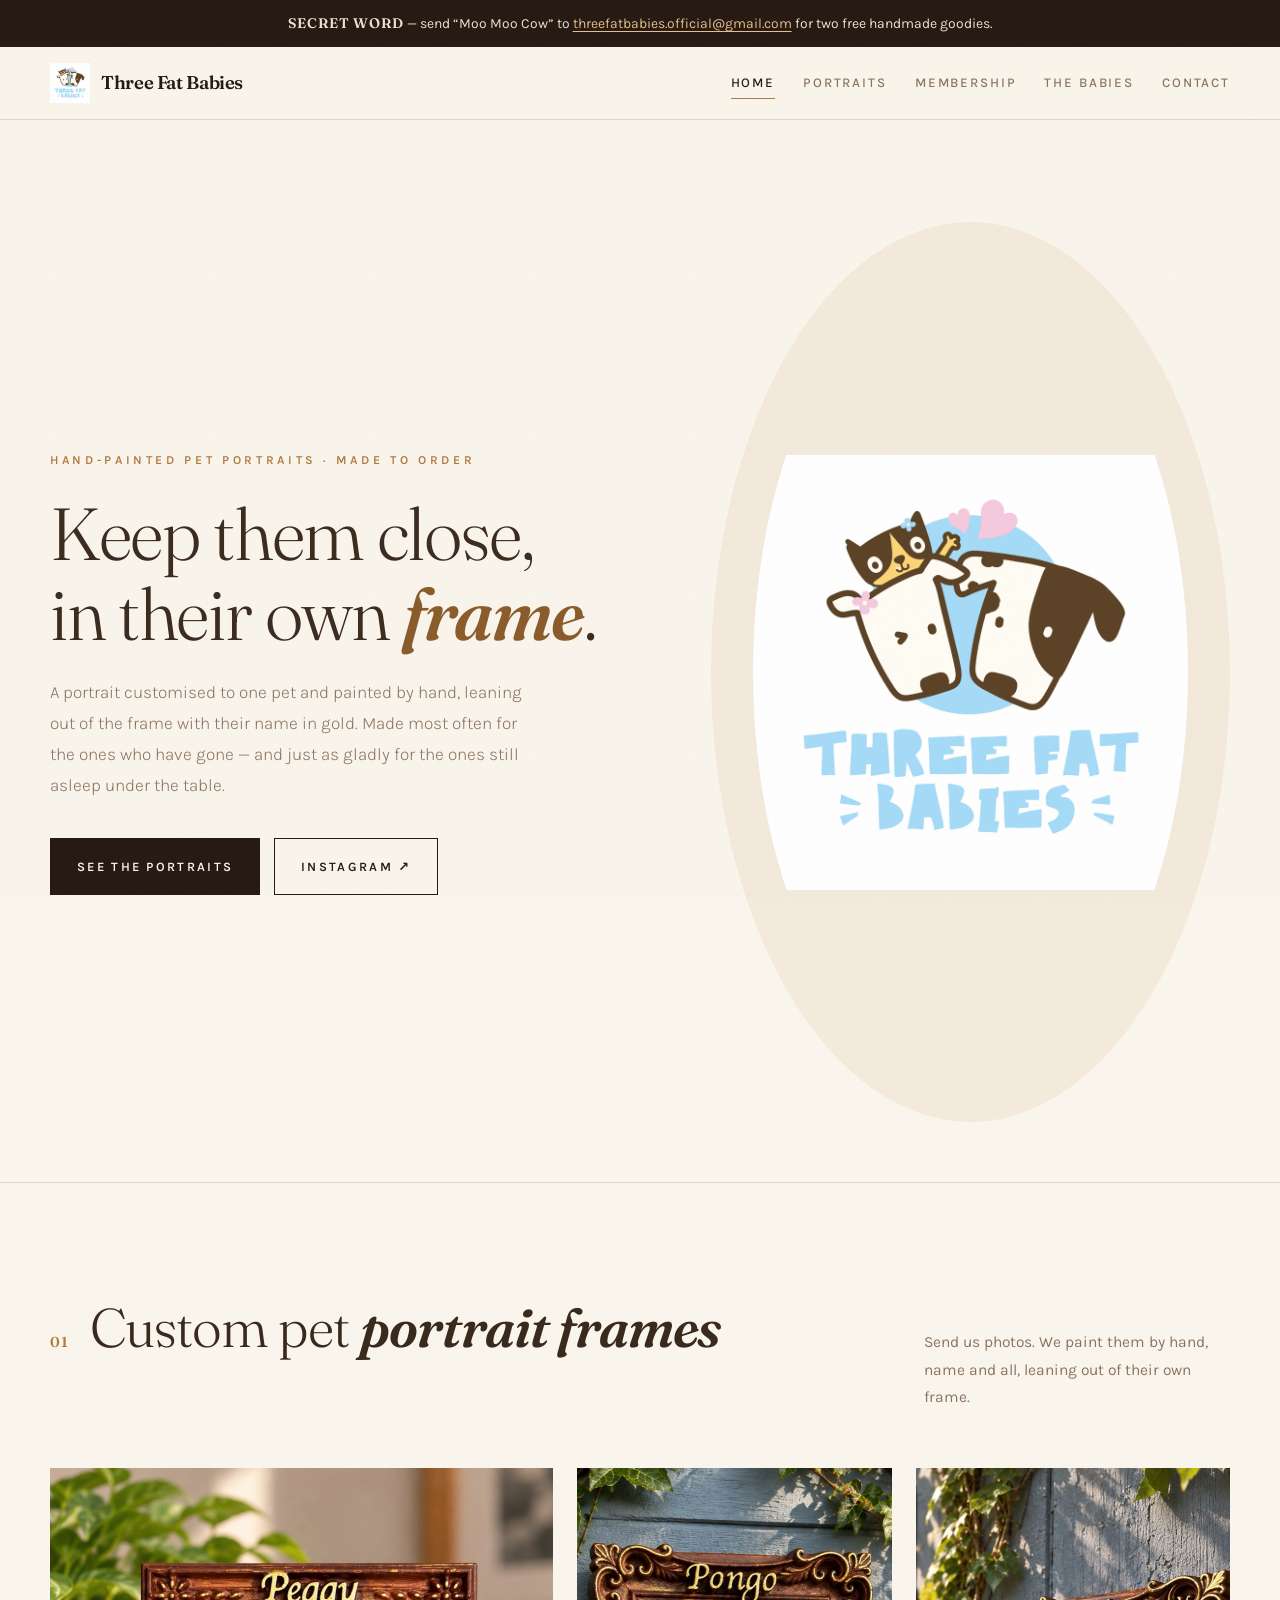
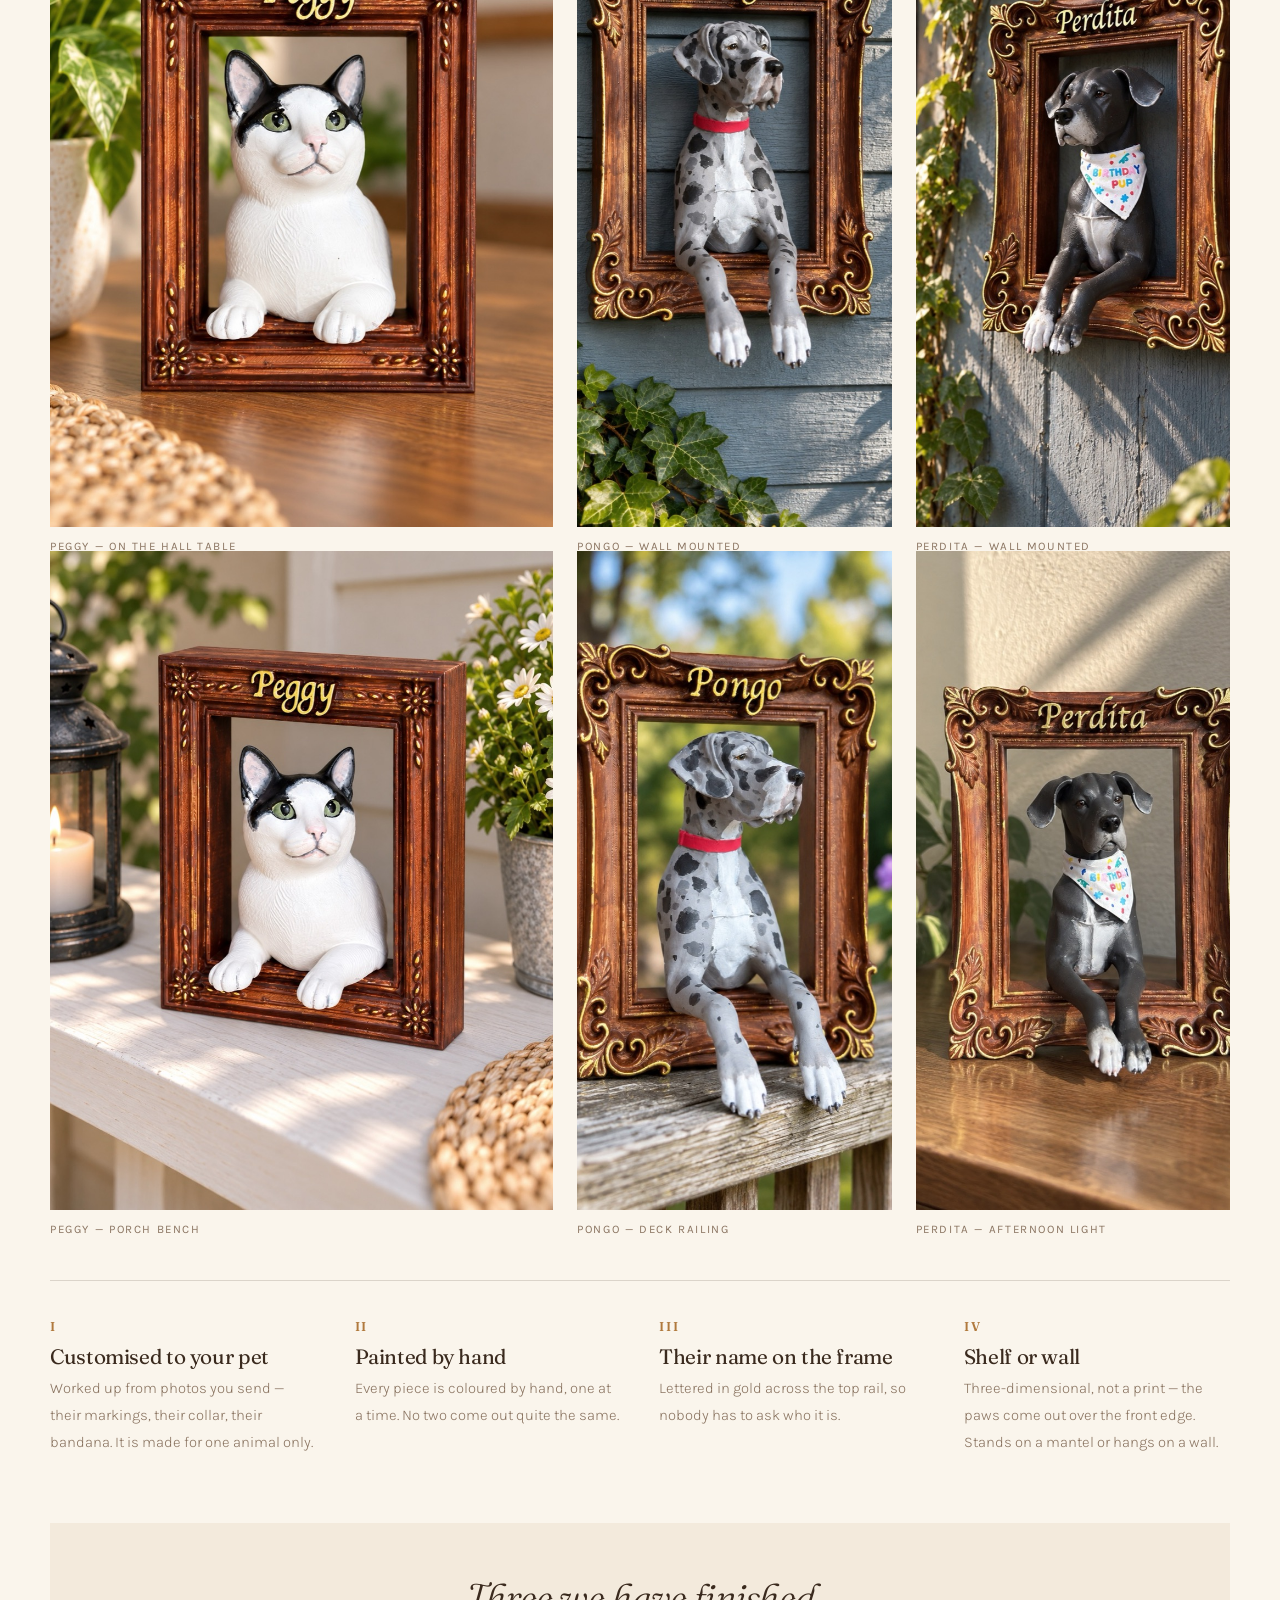
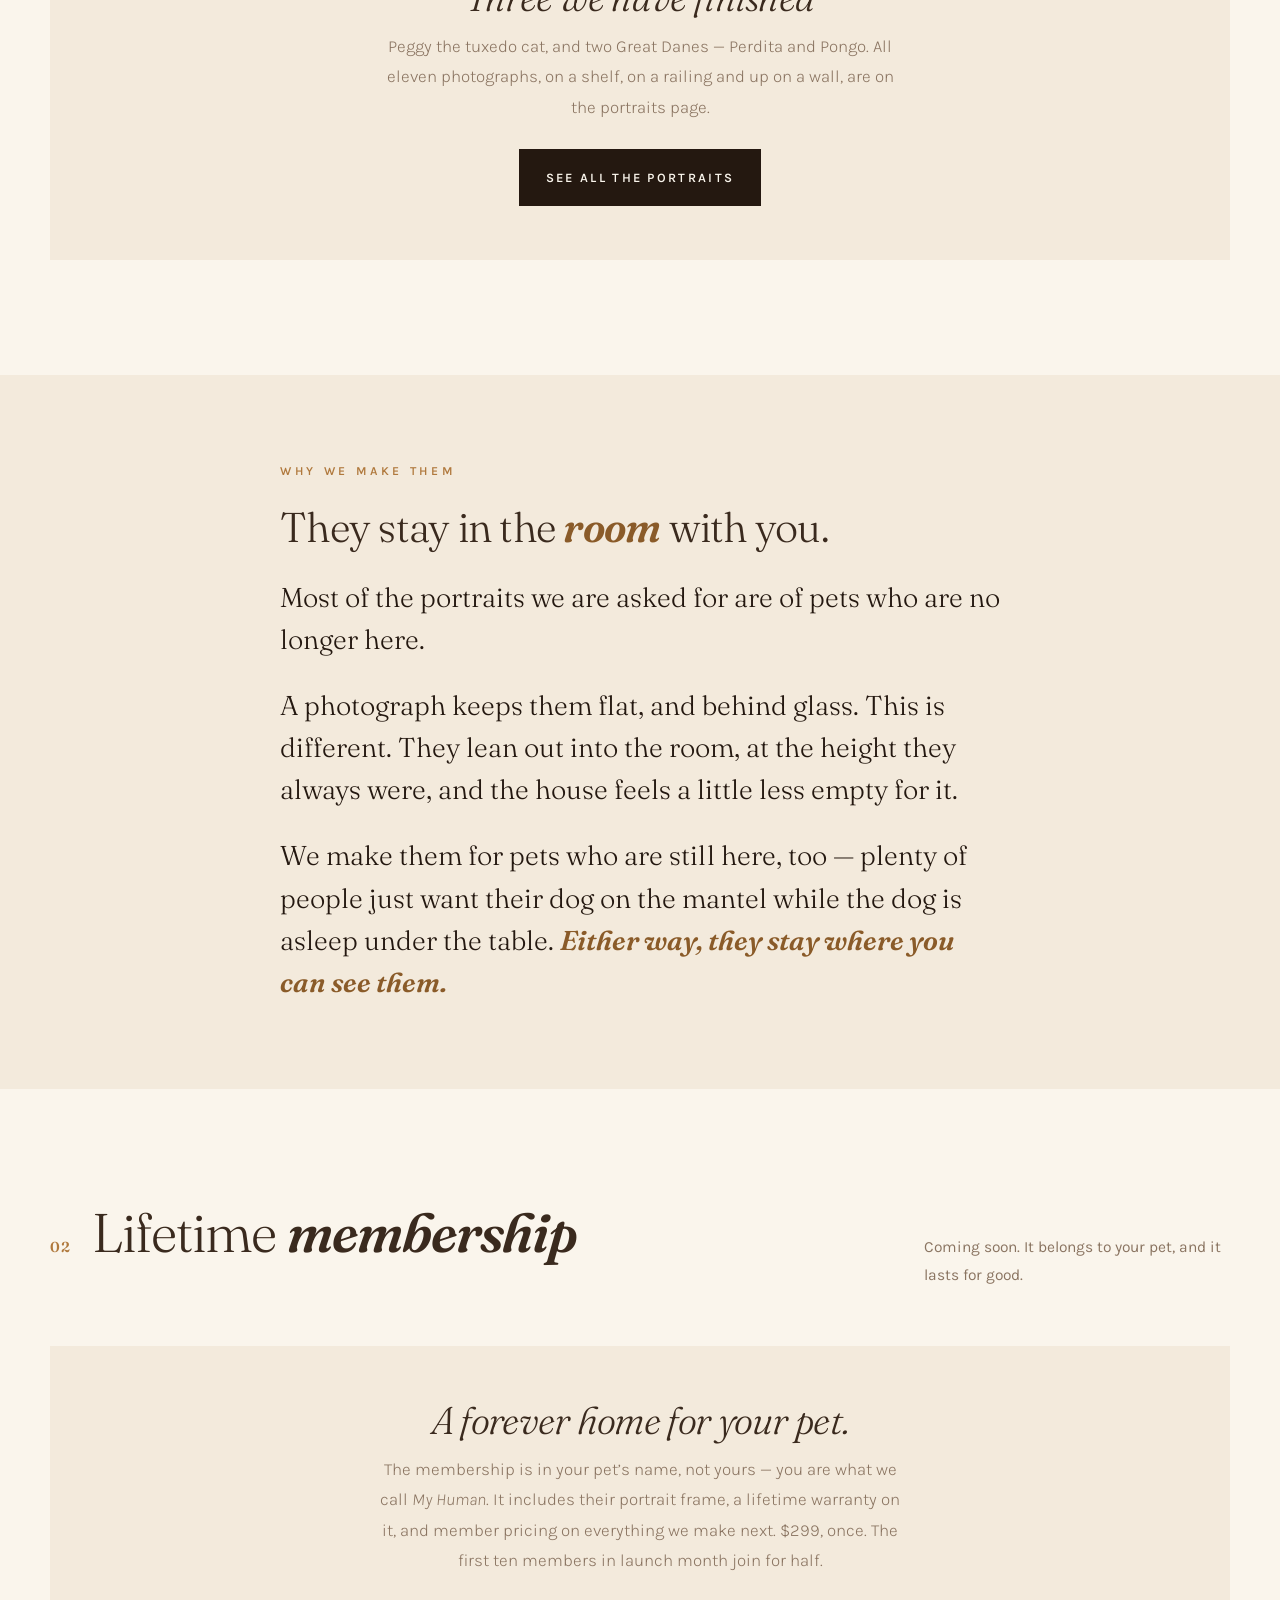
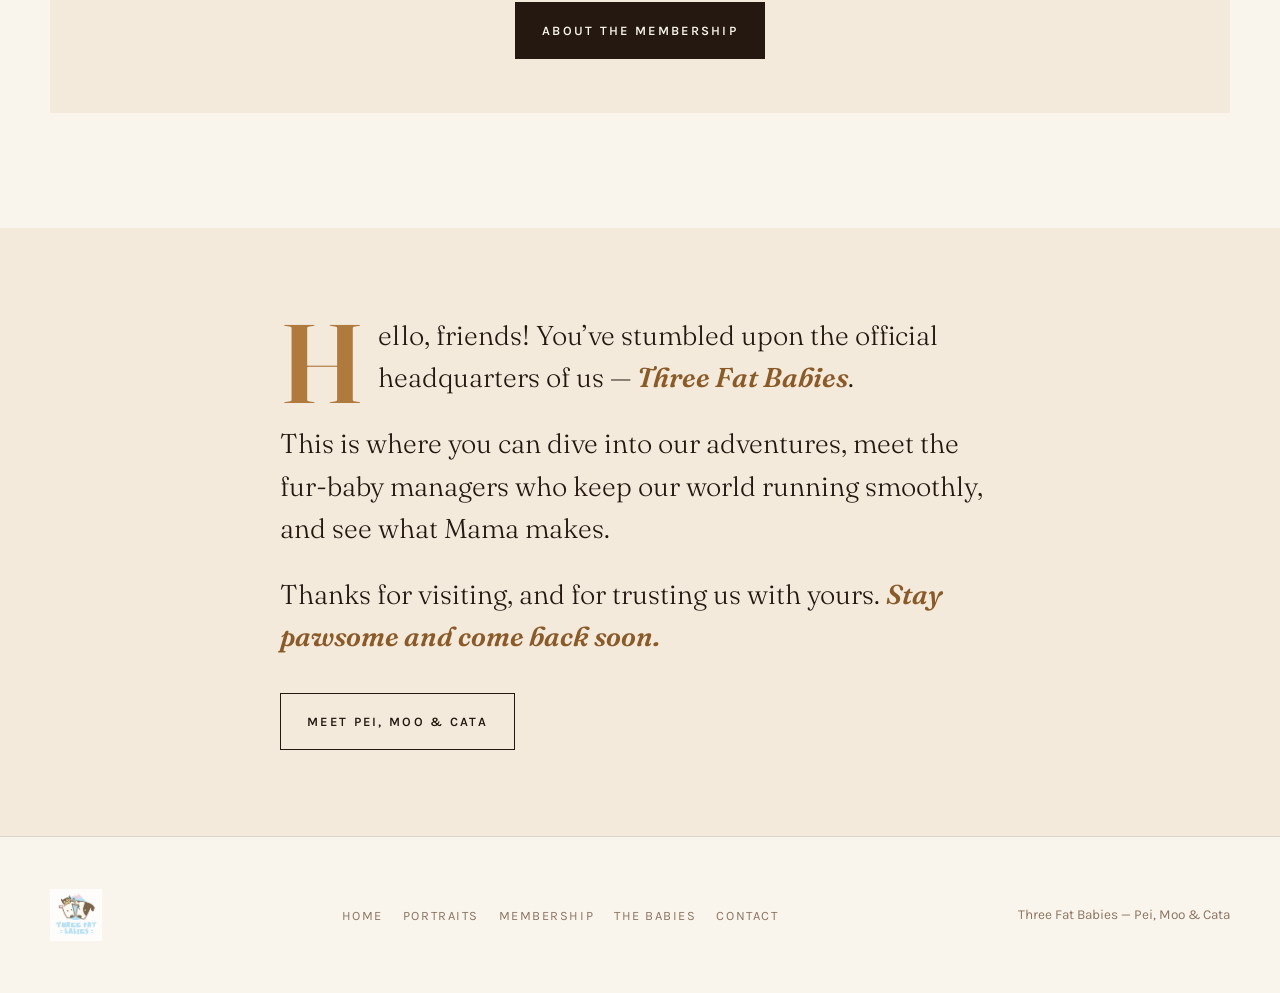
<file: index.html>
<!DOCTYPE html>
<html lang="en">
<head>
<meta charset="utf-8">
<meta name="viewport" content="width=device-width, initial-scale=1">
<title>Three Fat Babies — Custom Pet Portrait Frames</title>
<meta name="description" content="Hand-painted pet portraits that lean out of their own frame. Made in memory, and for the pets still curled up beside you.">
<link rel="icon" href="assets/logo.png">
<link rel="preconnect" href="https://fonts.googleapis.com">
<link rel="preconnect" href="https://fonts.gstatic.com" crossorigin>
<link href="https://fonts.googleapis.com/css2?family=Fraunces:ital,opsz,wght@0,9..144,300;0,9..144,400;0,9..144,600;1,9..144,400&family=Karla:wght@300;400;500;600&display=swap" rel="stylesheet">
<link rel="stylesheet" href="assets/site.css">
</head>
<body>
<a class="skip" href="#main">Skip to content</a>

<div class="ribbon">
  <b>SECRET WORD</b> — send &ldquo;Moo Moo Cow&rdquo; to
  <a href="mailto:threefatbabies.official@gmail.com?subject=Moo%20Moo%20Cow">threefatbabies.official@gmail.com</a> for two free handmade goodies.
</div>

<header class="top">
  <div class="wrap top-in">
    <a class="brand" href="index.html"><img src="assets/logo.png" alt=""><span>Three Fat Babies</span></a>
    <nav class="links" id="links"><a href="index.html" aria-current="page">Home</a><a href="portraits/index.html">Portraits</a><a href="membership/index.html">Membership</a><a href="babies/index.html">The Babies</a><a href="contact/index.html">Contact</a></nav>
    <button class="burger" id="burger" aria-label="Menu" aria-expanded="false" aria-controls="links">Menu</button>
  </div>
</header>

<main id="main">
<section class="phero wrap">
  <div class="hero-grid">
    <div>
      <div class="kicker">Hand-painted pet portraits &middot; Made to order</div>
      <h1>Keep them close,<br>in their own <em>frame</em>.</h1>
      <p class="lede">A portrait customised to one pet and painted by hand, leaning out of the frame
      with their name in gold. Made most often for the ones who have gone &mdash; and just as gladly
      for the ones still asleep under the table.</p>
      <div class="btn-row">
        <a class="btn solid" href="portraits/index.html">See the portraits</a>
        <a class="btn" href="https://www.instagram.com/three_fat_babies?igsh=MTF0MXd1N2U2MjNmYw%3D%3D&utm_source=qr" target="_blank" rel="noopener">Instagram &#8599;</a>
      </div>
    </div>
    <div class="hero-img">
      <img src="assets/logo.png" alt="Three Fat Babies logo: two cow-spotted dogs and a cat" width="900" height="900">
    </div>
  </div>
</section>

<hr class="rule">

<section class="wrap" id="frames">
  <div class="sec-head rv">
    <span class="sec-num">01</span>
    <h2>Custom pet <em>portrait frames</em></h2>
    <p>Send us photos. We paint them by hand, name and all, leaning out of their own frame.</p>
  </div>

  <div class="work-grid w3 rv">
    <figure class=""><a href="assets/peggy-table.jpg" target="_blank" rel="noopener"><img src="assets/peggy-table.jpg" alt="Peggy's portrait frame on a wooden table: a black-and-white cat leaning out of an ornate frame with her name in gold"></a><figcaption class="plate">Peggy — on the hall table</figcaption></figure>
    <figure class=""><a href="assets/pongo-wall.jpg" target="_blank" rel="noopener"><img src="assets/pongo-wall.jpg" alt="Pongo's portrait frame mounted on blue-grey siding with ivy: a grey and black spotted Great Dane with a red collar"></a><figcaption class="plate">Pongo — wall mounted</figcaption></figure>
    <figure class=""><a href="assets/perdita-wall.jpg" target="_blank" rel="noopener"><img src="assets/perdita-wall.jpg" alt="Perdita's portrait frame mounted on grey boards under a lantern: a black Great Dane in a Birthday Pup bandana"></a><figcaption class="plate">Perdita — wall mounted</figcaption></figure>
  </div>
  <div class="work-grid w3 rv" style="margin-top:clamp(14px,2.2vw,24px)">
    <figure class=""><a href="assets/peggy-porch.jpg" target="_blank" rel="noopener"><img src="assets/peggy-porch.jpg" alt="Peggy's frame on a porch bench beside a lantern and daisies" loading="lazy"></a><figcaption class="plate">Peggy — porch bench</figcaption></figure>
    <figure class=""><a href="assets/pongo-railing.jpg" target="_blank" rel="noopener"><img src="assets/pongo-railing.jpg" alt="Pongo's frame on a deck railing with hydrangeas blooming behind" loading="lazy"></a><figcaption class="plate">Pongo — deck railing</figcaption></figure>
    <figure class=""><a href="assets/perdita-table.jpg" target="_blank" rel="noopener"><img src="assets/perdita-table.jpg" alt="Perdita's frame indoors on a wooden table in afternoon sunlight beside a houseplant" loading="lazy"></a><figcaption class="plate">Perdita — afternoon light</figcaption></figure>
  </div>

  <div class="specs">
    <div class="spec rv"><div class="n">I</div><h4>Customised to your pet</h4><p>Worked up from photos you send — their markings, their collar, their bandana. It is made for one animal only.</p></div>
    <div class="spec rv"><div class="n">II</div><h4>Painted by hand</h4><p>Every piece is coloured by hand, one at a time. No two come out quite the same.</p></div>
    <div class="spec rv"><div class="n">III</div><h4>Their name on the frame</h4><p>Lettered in gold across the top rail, so nobody has to ask who it is.</p></div>
    <div class="spec rv"><div class="n">IV</div><h4>Shelf or wall</h4><p>Three-dimensional, not a print — the paws come out over the front edge. Stands on a mantel or hangs on a wall.</p></div>
  </div>

  <div class="commission rv">
    <h3>Three we have finished</h3>
    <p>Peggy the tuxedo cat, and two Great Danes — Perdita and Pongo. All eleven photographs,
    on a shelf, on a railing and up on a wall, are on the portraits page.</p>
    <div style="margin-top:26px"><a class="btn solid" href="portraits/index.html">See all the portraits</a></div>
  </div>
</section>

<div class="manifesto" id="remembering">
  <div class="narrow rv">
    <div class="kicker">Why we make them</div>
    <h2 style="font-size:clamp(1.7rem,4.2vw,2.6rem);font-weight:300;margin-bottom:26px">They stay in the <em style="font-style:italic;font-weight:600;color:var(--caramel-d)">room</em> with you.</h2>
    <p>Most of the portraits we are asked for are of pets who are no longer here.</p>
    <p>A photograph keeps them flat, and behind glass. This is different. They lean out into the
    room, at the height they always were, and the house feels a little less empty for it.</p>
    <p>We make them for pets who are still here, too &mdash; plenty of people just want their dog
    on the mantel while the dog is asleep under the table. <strong>Either way, they stay where you
    can see them.</strong></p>
  </div>
</div>

<section class="wrap" id="member-teaser">
  <div class="sec-head rv">
    <span class="sec-num">02</span>
    <h2>Lifetime <em>membership</em></h2>
    <p>Coming soon. It belongs to your pet, and it lasts for good.</p>
  </div>
  <div class="commission rv" style="margin-top:0">
    <h3>A forever home for your pet.</h3>
    <p>The membership is in your pet&rsquo;s name, not yours &mdash; you are what we call <em>My Human</em>.
    It includes their portrait frame, a lifetime warranty on it, and member pricing on everything we
    make next. $299, once. The first ten members in launch month join for half.</p>
    <div style="margin-top:26px"><a class="btn solid" href="membership/index.html">About the membership</a></div>
  </div>
</section>

<div class="manifesto">
  <div class="narrow rv">
    <p class="dropcap">Hello, friends! You&rsquo;ve stumbled upon the official headquarters of us &mdash;
    <strong>Three Fat Babies</strong>.</p>
    <p>This is where you can dive into our adventures, meet the fur-baby managers who keep our world
    running smoothly, and see what Mama makes.</p>
    <p>Thanks for visiting, and for trusting us with yours. <strong>Stay pawsome and come back soon.</strong></p>
    <div class="btn-row"><a class="btn" href="babies/index.html">Meet Pei, Moo &amp; Cata</a></div>
  </div>
</div>
</main>

<footer>
  <div class="wrap foot-in">
    <img src="assets/logo.png" alt="">
    <nav class="foot-nav"><a href="index.html">Home</a><a href="portraits/index.html">Portraits</a><a href="membership/index.html">Membership</a><a href="babies/index.html">The Babies</a><a href="contact/index.html">Contact</a></nav>
    <p>Three Fat Babies — Pei, Moo &amp; Cata</p>
  </div>
</footer>

<script>
(function(){
  var b=document.getElementById('burger'),l=document.getElementById('links');
  function close(){l.classList.remove('open');b.textContent='Menu';b.setAttribute('aria-expanded','false');}
  b.addEventListener('click',function(){
    var o=l.classList.toggle('open');b.setAttribute('aria-expanded',o);b.textContent=o?'Close':'Menu';});
  l.addEventListener('click',function(e){if(e.target.tagName==='A')close();});
  document.addEventListener('keydown',function(e){if(e.key==='Escape')close();});
  window.addEventListener('resize',function(){if(window.innerWidth>860)close();});
  var els=document.querySelectorAll('.rv');
  if(!('IntersectionObserver' in window)){[].forEach.call(els,function(e){e.classList.add('in')});return;}
  var io=new IntersectionObserver(function(en){en.forEach(function(e){
    if(e.isIntersecting){e.target.classList.add('in');io.unobserve(e.target);}})},
    {rootMargin:'0px 0px -6% 0px',threshold:.06});
  [].forEach.call(els,function(el,i){el.style.transitionDelay=(i%4)*80+'ms';io.observe(el)});
})();
</script>
</body>
</html>
</file>
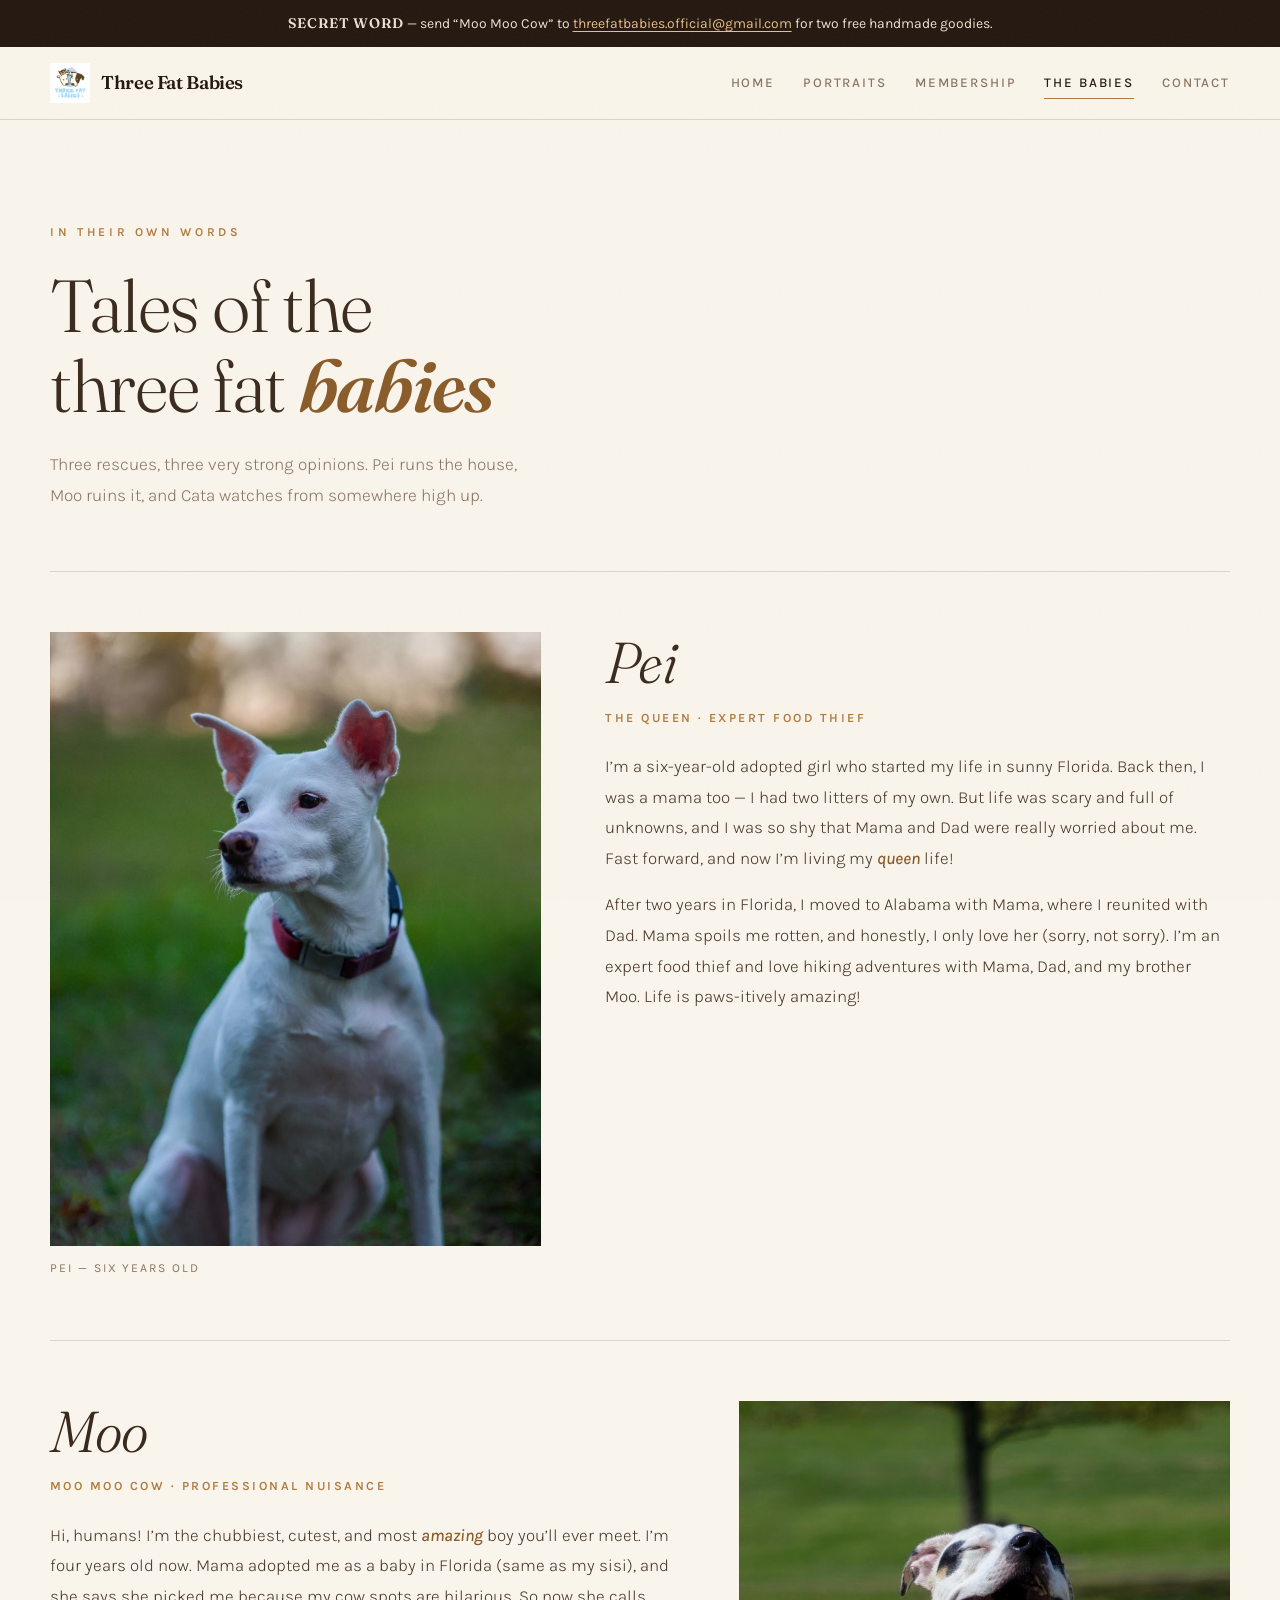
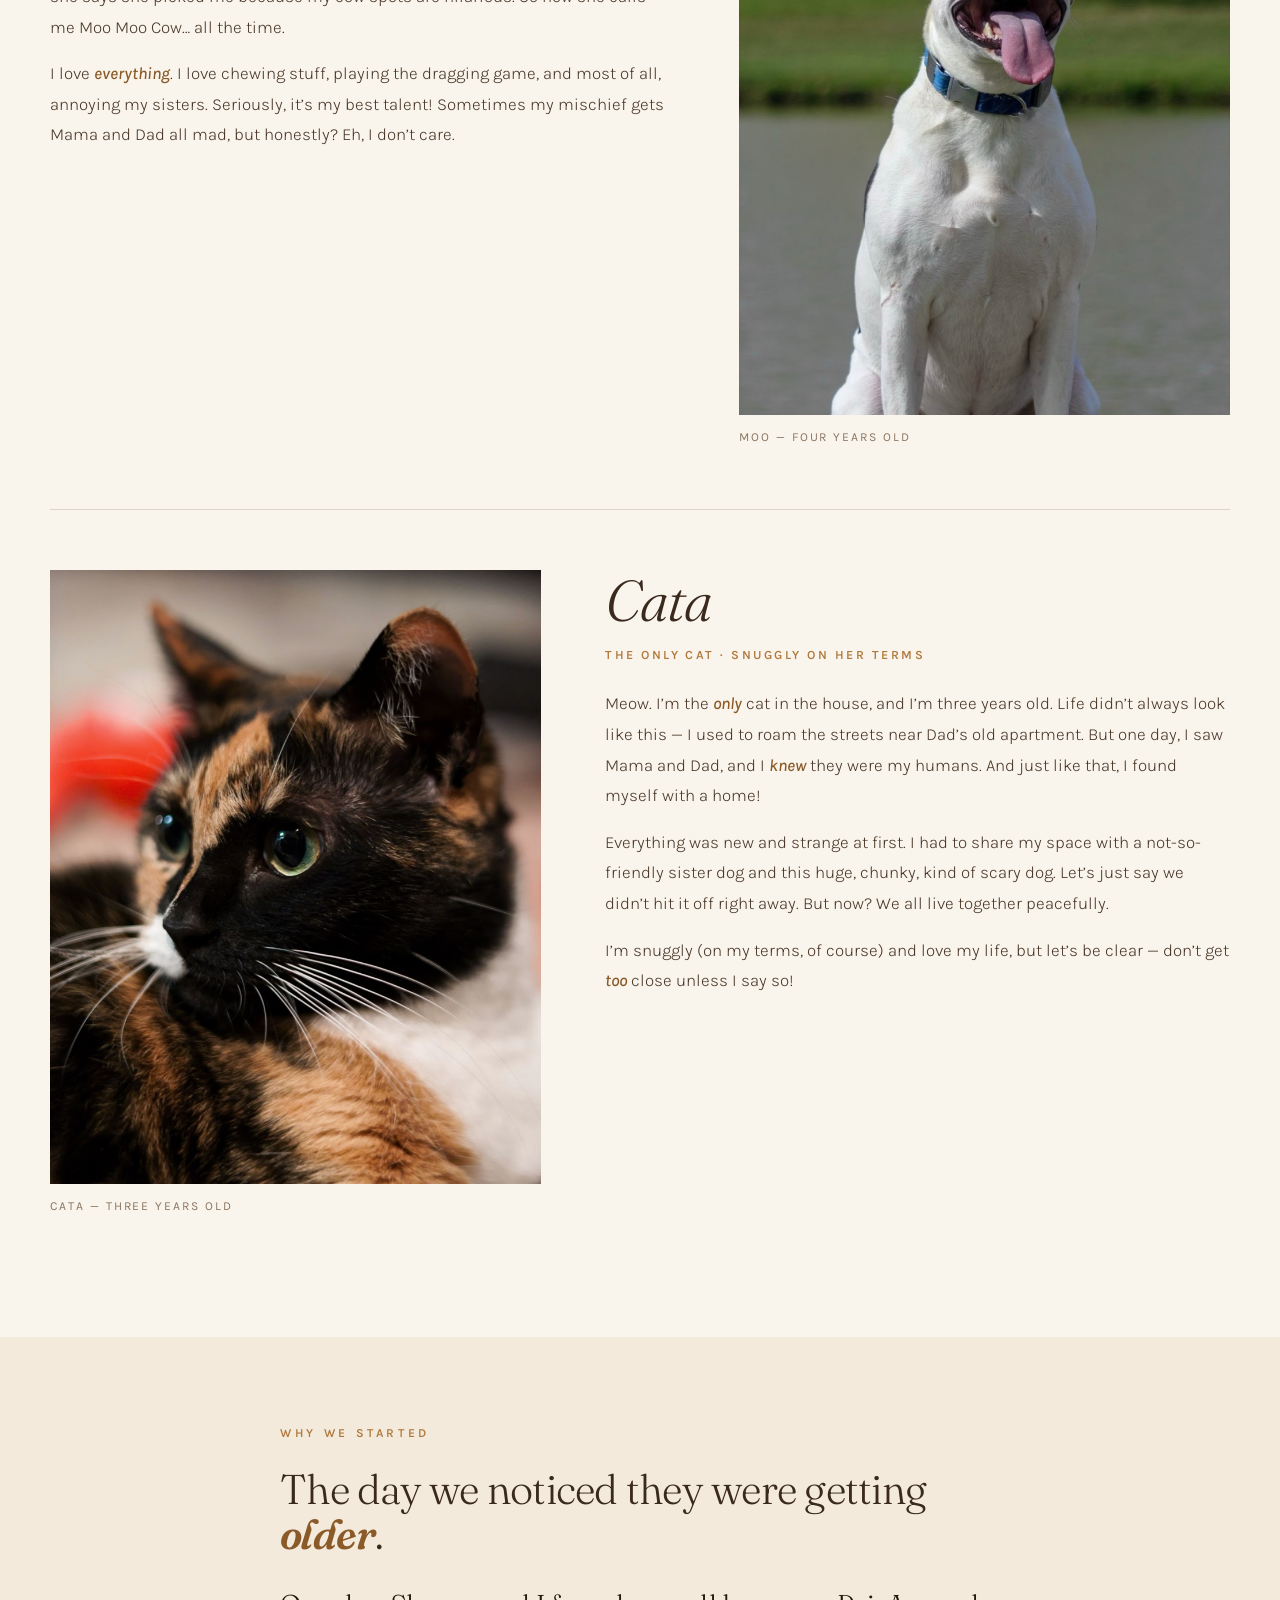
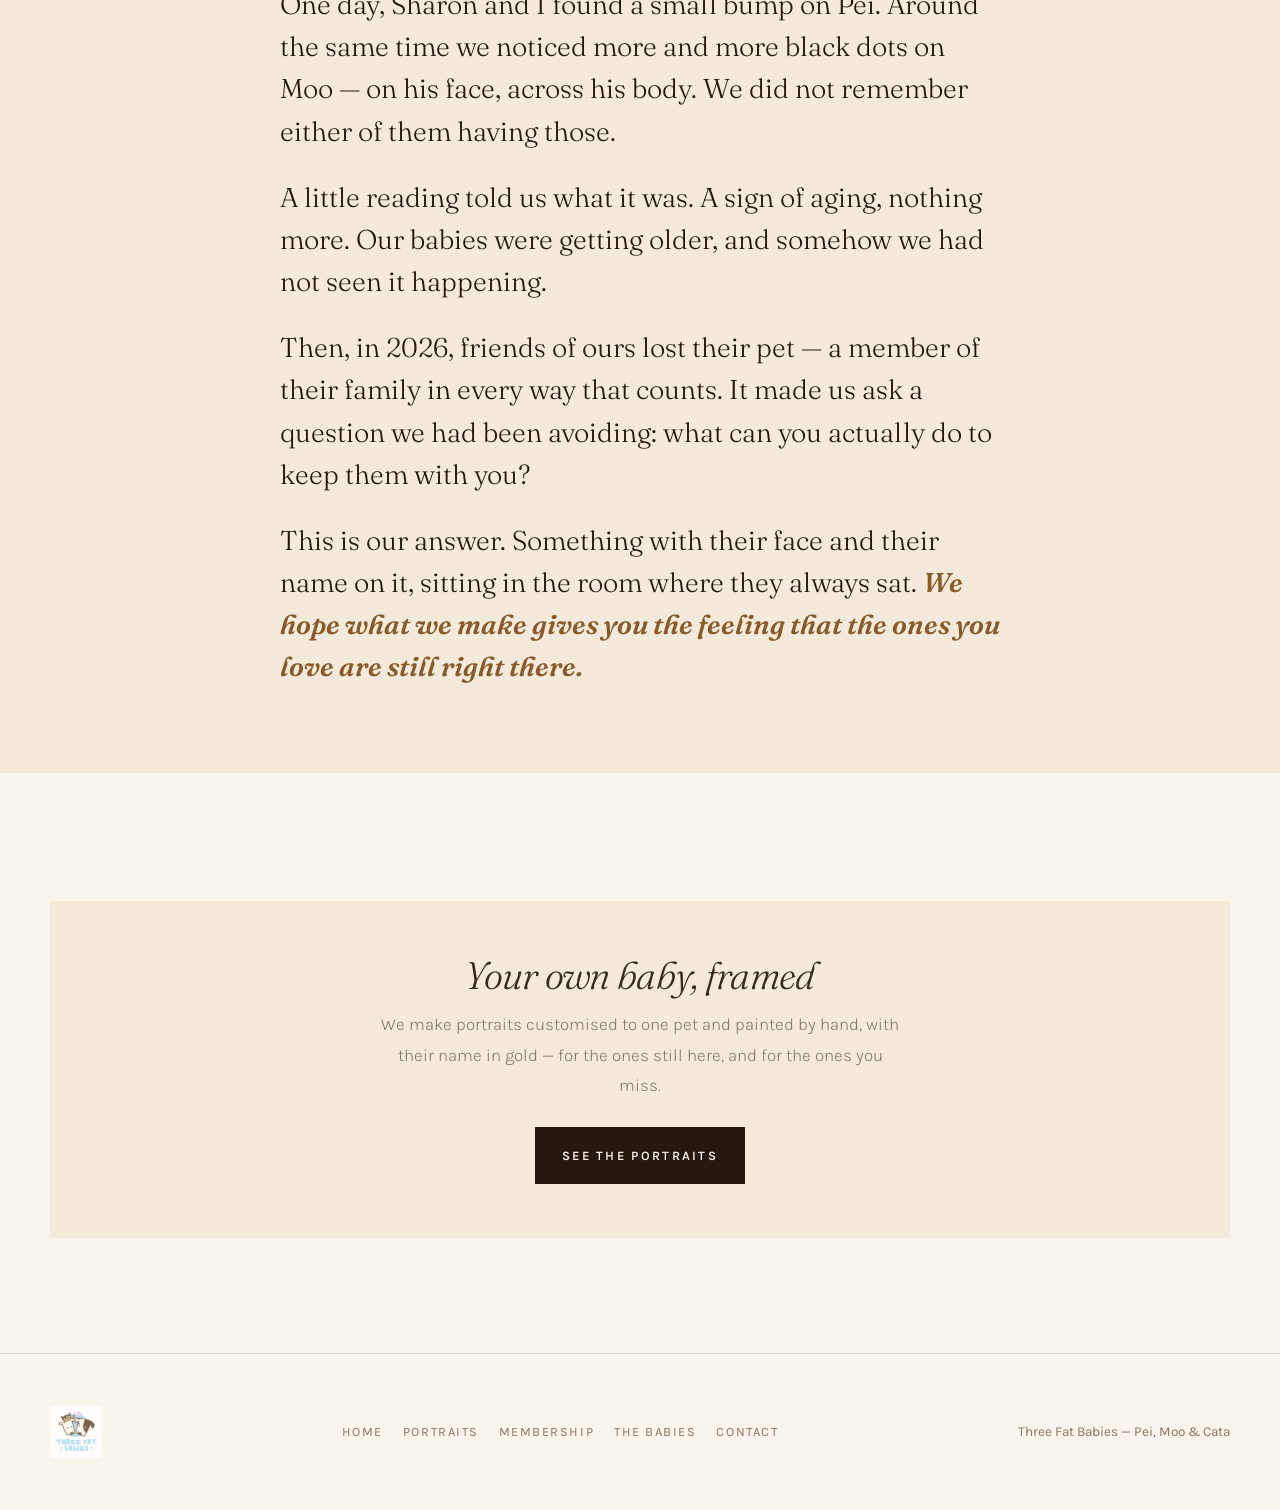
<file: babies/index.html>
<!DOCTYPE html>
<html lang="en">
<head>
<meta charset="utf-8">
<meta name="viewport" content="width=device-width, initial-scale=1">
<title>The Babies — Three Fat Babies</title>
<meta name="description" content="Tales of Pei, Moo and Cata — three rescues, three very strong opinions, in their own words.">
<link rel="icon" href="../assets/logo.png">
<link rel="preconnect" href="https://fonts.googleapis.com">
<link rel="preconnect" href="https://fonts.gstatic.com" crossorigin>
<link href="https://fonts.googleapis.com/css2?family=Fraunces:ital,opsz,wght@0,9..144,300;0,9..144,400;0,9..144,600;1,9..144,400&family=Karla:wght@300;400;500;600&display=swap" rel="stylesheet">
<link rel="stylesheet" href="../assets/site.css">
</head>
<body>
<a class="skip" href="#main">Skip to content</a>

<div class="ribbon">
  <b>SECRET WORD</b> — send &ldquo;Moo Moo Cow&rdquo; to
  <a href="mailto:threefatbabies.official@gmail.com?subject=Moo%20Moo%20Cow">threefatbabies.official@gmail.com</a> for two free handmade goodies.
</div>

<header class="top">
  <div class="wrap top-in">
    <a class="brand" href="../index.html"><img src="../assets/logo.png" alt=""><span>Three Fat Babies</span></a>
    <nav class="links" id="links"><a href="../index.html">Home</a><a href="../portraits/index.html">Portraits</a><a href="../membership/index.html">Membership</a><a href="../babies/index.html" aria-current="page">The Babies</a><a href="../contact/index.html">Contact</a></nav>
    <button class="burger" id="burger" aria-label="Menu" aria-expanded="false" aria-controls="links">Menu</button>
  </div>
</header>

<main id="main">
<section class="phero wrap">
  <div class="kicker">In their own words</div>
  <h1>Tales of the<br>three fat <em>babies</em></h1>
  <p class="lede">Three rescues, three very strong opinions. Pei runs the house, Moo ruins it,
  and Cata watches from somewhere high up.</p>
</section>

<div class="wrap">
  <article class="pet rv">
    <div class="pet-media">
      <img src="../assets/pei.jpg" alt="Pei, a white dog with large pink ears, sitting in evening grass">
      <div class="pet-cap">Pei — six years old</div>
    </div>
    <div class="pet-body">
      <h3>Pei</h3>
      <div class="pet-role">The Queen &middot; Expert Food Thief</div>
      <p>I&rsquo;m a six-year-old adopted girl who started my life in sunny Florida. Back then, I was a mama
      too &mdash; I had two litters of my own. But life was scary and full of unknowns, and I was so shy that
      Mama and Dad were really worried about me. Fast forward, and now I&rsquo;m living my <em>queen</em> life!</p>
      <p>After two years in Florida, I moved to Alabama with Mama, where I reunited with Dad. Mama spoils me
      rotten, and honestly, I only love her (sorry, not sorry). I&rsquo;m an expert food thief and love hiking
      adventures with Mama, Dad, and my brother Moo. Life is paws-itively amazing!</p>
    </div>
  </article>

  <article class="pet rv">
    <div class="pet-media">
      <img src="../assets/moo.jpg" alt="Moo, a white dog with black cow-like spots, laughing with his tongue out" loading="lazy">
      <div class="pet-cap">Moo — four years old</div>
    </div>
    <div class="pet-body">
      <h3>Moo</h3>
      <div class="pet-role">Moo Moo Cow &middot; Professional Nuisance</div>
      <p>Hi, humans! I&rsquo;m the chubbiest, cutest, and most <em>amazing</em> boy you&rsquo;ll ever meet. I&rsquo;m four years
      old now. Mama adopted me as a baby in Florida (same as my sisi), and she says she picked me because my
      cow spots are hilarious. So now she calls me Moo Moo Cow&hellip; all the time.</p>
      <p>I love <em>everything</em>. I love chewing stuff, playing the dragging game, and most of all,
      annoying my sisters. Seriously, it&rsquo;s my best talent! Sometimes my mischief gets Mama and Dad all mad,
      but honestly? Eh, I don&rsquo;t care.</p>
    </div>
  </article>

  <article class="pet rv">
    <div class="pet-media">
      <img src="../assets/cata.jpg" alt="Cata, a tortoiseshell cat with green eyes, looking off to the side" loading="lazy">
      <div class="pet-cap">Cata — three years old</div>
    </div>
    <div class="pet-body">
      <h3>Cata</h3>
      <div class="pet-role">The Only Cat &middot; Snuggly On Her Terms</div>
      <p>Meow. I&rsquo;m the <em>only</em> cat in the house, and I&rsquo;m three years old. Life didn&rsquo;t always look like
      this &mdash; I used to roam the streets near Dad&rsquo;s old apartment. But one day, I saw Mama and Dad, and I
      <em>knew</em> they were my humans. And just like that, I found myself with a home!</p>
      <p>Everything was new and strange at first. I had to share my space with a not-so-friendly sister dog
      and this huge, chunky, kind of scary dog. Let&rsquo;s just say we didn&rsquo;t hit it off right away. But now? We
      all live together peacefully.</p>
      <p>I&rsquo;m snuggly (on my terms, of course) and love my life, but let&rsquo;s be clear &mdash; don&rsquo;t get
      <em>too</em> close unless I say so!</p>
    </div>
  </article>
</div>

<div class="manifesto" id="why" style="margin-top:clamp(34px,5vw,60px)">
  <div class="narrow rv">
    <div class="kicker">Why we started</div>
    <h2 style="font-size:clamp(1.7rem,4.2vw,2.6rem);font-weight:300;margin-bottom:26px">The day we noticed they were getting <em style="font-style:italic;font-weight:600;color:var(--caramel-d)">older</em>.</h2>
    <p>One day, Sharon and I found a small bump on Pei. Around the same time we noticed more and more
    black dots on Moo &mdash; on his face, across his body. We did not remember either of them having those.</p>
    <p>A little reading told us what it was. A sign of aging, nothing more. Our babies were getting
    older, and somehow we had not seen it happening.</p>
    <p>Then, in 2026, friends of ours lost their pet &mdash; a member of their family in every way that
    counts. It made us ask a question we had been avoiding: what can you actually do to keep them with you?</p>
    <p>This is our answer. Something with their face and their name on it, sitting in the room where
    they always sat. <strong>We hope what we make gives you the feeling that the ones you love are
    still right there.</strong></p>
  </div>
</div>

<section class="wrap" style="padding-top:clamp(34px,5vw,60px)">
  <div class="commission rv">
    <h3>Your own baby, framed</h3>
    <p>We make portraits customised to one pet and painted by hand, with their name in gold &mdash;
    for the ones still here, and for the ones you miss.</p>
    <div style="margin-top:26px"><a class="btn solid" href="../portraits/index.html">See the portraits</a></div>
  </div>
</section>
</main>

<footer>
  <div class="wrap foot-in">
    <img src="../assets/logo.png" alt="">
    <nav class="foot-nav"><a href="../index.html">Home</a><a href="../portraits/index.html">Portraits</a><a href="../membership/index.html">Membership</a><a href="../babies/index.html">The Babies</a><a href="../contact/index.html">Contact</a></nav>
    <p>Three Fat Babies — Pei, Moo &amp; Cata</p>
  </div>
</footer>

<script>
(function(){
  var b=document.getElementById('burger'),l=document.getElementById('links');
  function close(){l.classList.remove('open');b.textContent='Menu';b.setAttribute('aria-expanded','false');}
  b.addEventListener('click',function(){
    var o=l.classList.toggle('open');b.setAttribute('aria-expanded',o);b.textContent=o?'Close':'Menu';});
  l.addEventListener('click',function(e){if(e.target.tagName==='A')close();});
  document.addEventListener('keydown',function(e){if(e.key==='Escape')close();});
  window.addEventListener('resize',function(){if(window.innerWidth>860)close();});
  var els=document.querySelectorAll('.rv');
  if(!('IntersectionObserver' in window)){[].forEach.call(els,function(e){e.classList.add('in')});return;}
  var io=new IntersectionObserver(function(en){en.forEach(function(e){
    if(e.isIntersecting){e.target.classList.add('in');io.unobserve(e.target);}})},
    {rootMargin:'0px 0px -6% 0px',threshold:.06});
  [].forEach.call(els,function(el,i){el.style.transitionDelay=(i%4)*80+'ms';io.observe(el)});
})();
</script>
</body>
</html>
</file>
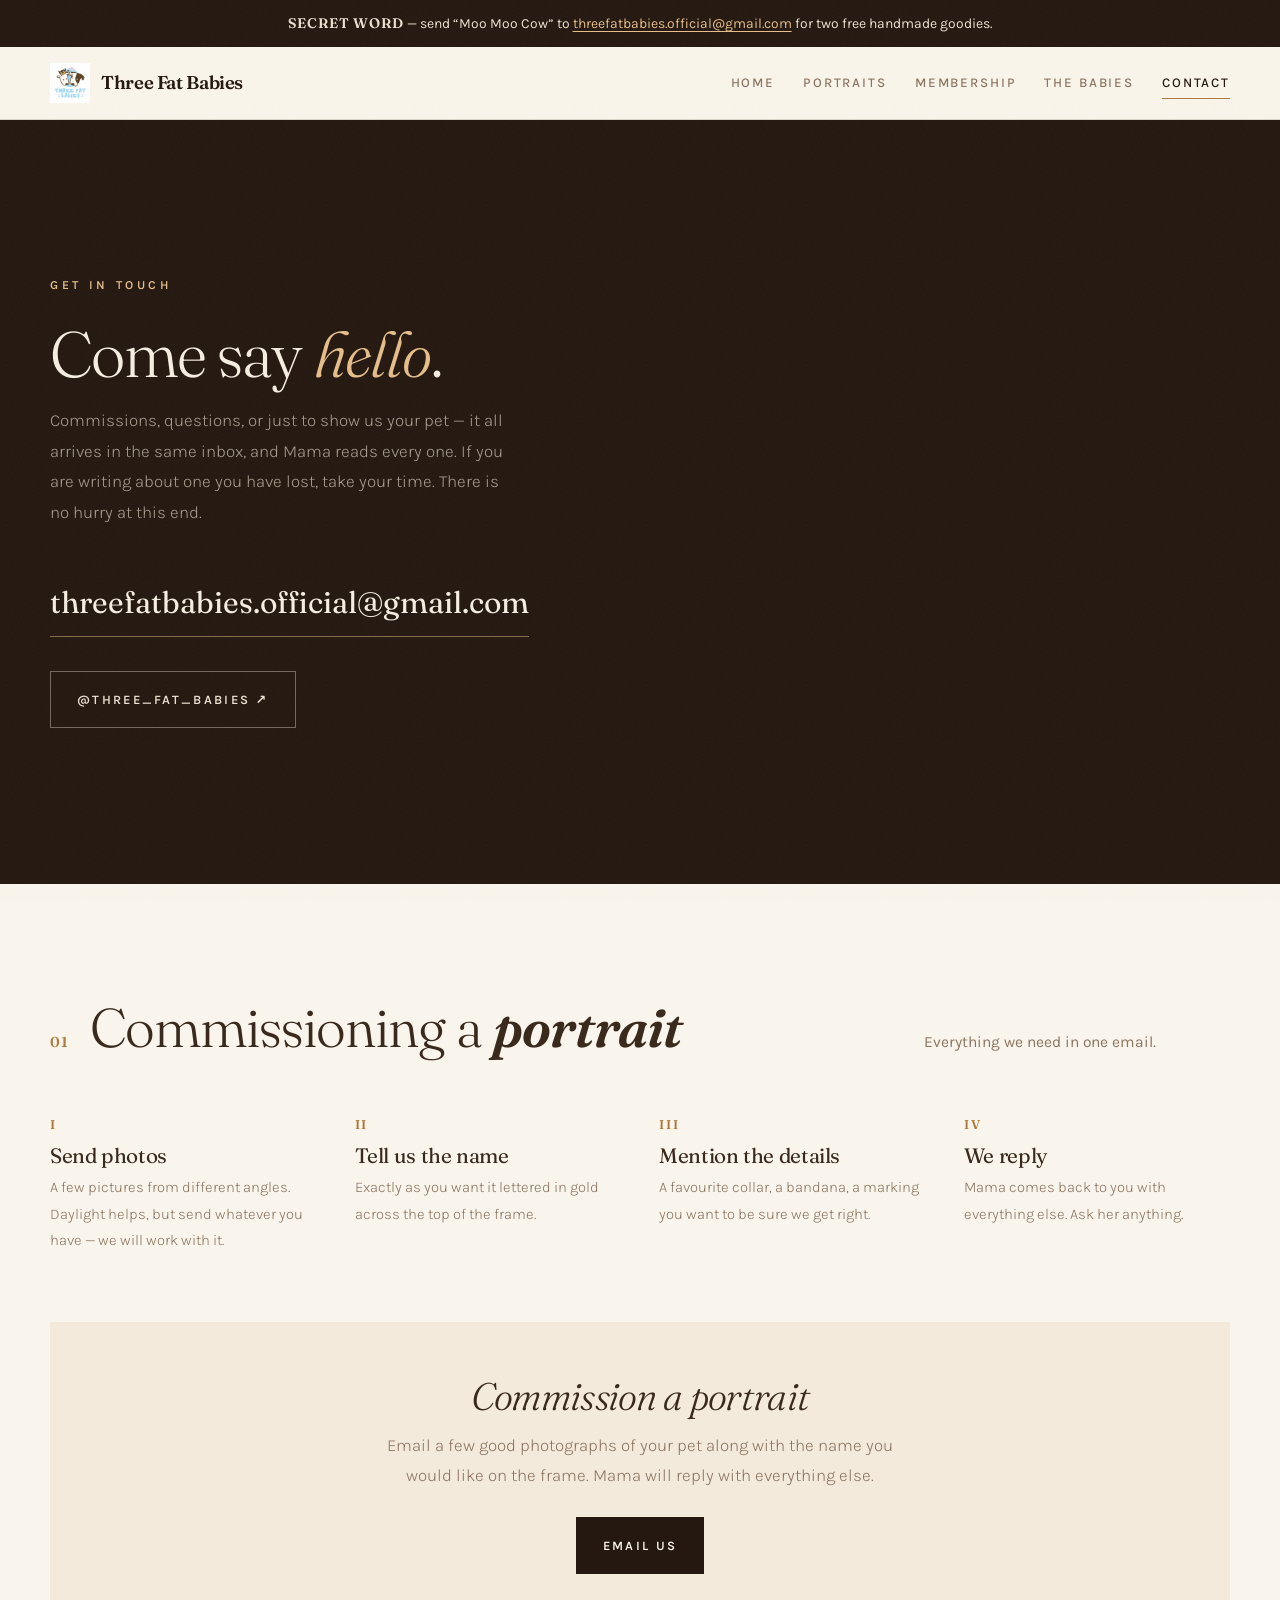
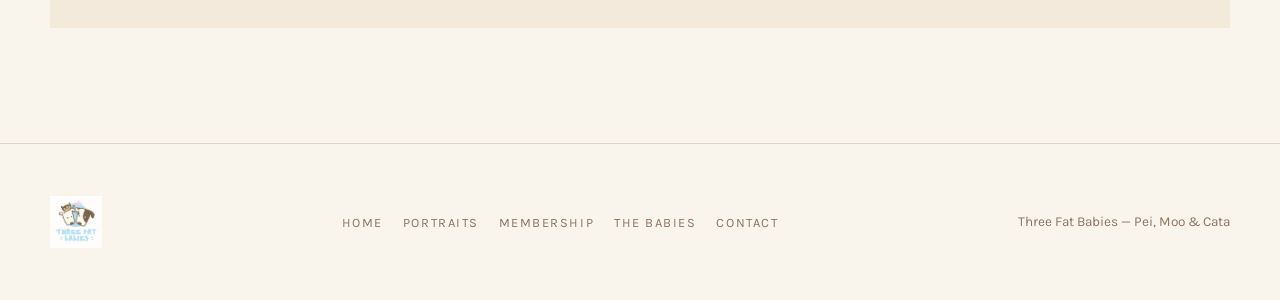
<file: contact/index.html>
<!DOCTYPE html>
<html lang="en">
<head>
<meta charset="utf-8">
<meta name="viewport" content="width=device-width, initial-scale=1">
<title>Contact — Three Fat Babies</title>
<meta name="description" content="Get in touch about a portrait for your pet, in memory or otherwise, or just say hello.">
<link rel="icon" href="../assets/logo.png">
<link rel="preconnect" href="https://fonts.googleapis.com">
<link rel="preconnect" href="https://fonts.gstatic.com" crossorigin>
<link href="https://fonts.googleapis.com/css2?family=Fraunces:ital,opsz,wght@0,9..144,300;0,9..144,400;0,9..144,600;1,9..144,400&family=Karla:wght@300;400;500;600&display=swap" rel="stylesheet">
<link rel="stylesheet" href="../assets/site.css">
</head>
<body>
<a class="skip" href="#main">Skip to content</a>

<div class="ribbon">
  <b>SECRET WORD</b> — send &ldquo;Moo Moo Cow&rdquo; to
  <a href="mailto:threefatbabies.official@gmail.com?subject=Moo%20Moo%20Cow">threefatbabies.official@gmail.com</a> for two free handmade goodies.
</div>

<header class="top">
  <div class="wrap top-in">
    <a class="brand" href="../index.html"><img src="../assets/logo.png" alt=""><span>Three Fat Babies</span></a>
    <nav class="links" id="links"><a href="../index.html">Home</a><a href="../portraits/index.html">Portraits</a><a href="../membership/index.html">Membership</a><a href="../babies/index.html">The Babies</a><a href="../contact/index.html" aria-current="page">Contact</a></nav>
    <button class="burger" id="burger" aria-label="Menu" aria-expanded="false" aria-controls="links">Menu</button>
  </div>
</header>

<main id="main">
<section class="contact">
  <div class="wrap rv" style="padding:clamp(20px,4vw,40px) 0">
    <div class="kicker" style="color:#E6BE8A">Get in touch</div>
    <h1>Come say <em>hello</em>.</h1>
    <p>Commissions, questions, or just to show us your pet &mdash; it all arrives in the same inbox,
    and Mama reads every one. If you are writing about one you have lost, take your time. There is
    no hurry at this end.</p>
    <a class="mailto" href="mailto:threefatbabies.official@gmail.com">threefatbabies.official@gmail.com</a>
    <div><a class="btn" href="https://www.instagram.com/three_fat_babies?igsh=MTF0MXd1N2U2MjNmYw%3D%3D&utm_source=qr" target="_blank" rel="noopener">@three_fat_babies &#8599;</a></div>
  </div>
</section>

<section class="wrap">
  <div class="sec-head rv">
    <span class="sec-num">01</span>
    <h2>Commissioning a <em>portrait</em></h2>
    <p>Everything we need in one email.</p>
  </div>
  <div class="specs" style="margin-top:0;padding-top:0;border-top:0">
    <div class="spec rv"><div class="n">I</div><h4>Send photos</h4><p>A few pictures from different angles. Daylight helps, but send whatever you have &mdash; we will work with it.</p></div>
    <div class="spec rv"><div class="n">II</div><h4>Tell us the name</h4><p>Exactly as you want it lettered in gold across the top of the frame.</p></div>
    <div class="spec rv"><div class="n">III</div><h4>Mention the details</h4><p>A favourite collar, a bandana, a marking you want to be sure we get right.</p></div>
    <div class="spec rv"><div class="n">IV</div><h4>We reply</h4><p>Mama comes back to you with everything else. Ask her anything.</p></div>
  </div>
  <div class="commission rv">
    <h3>Commission a portrait</h3>
    <p>Email a few good photographs of your pet along with the name you would like on the frame.
    Mama will reply with everything else.</p>
    <div style="margin-top:26px"><a class="btn solid" href="mailto:threefatbabies.official@gmail.com?subject=Custom%20pet%20portrait%20frame">Email us</a></div>
  </div>
</section>
</main>

<footer>
  <div class="wrap foot-in">
    <img src="../assets/logo.png" alt="">
    <nav class="foot-nav"><a href="../index.html">Home</a><a href="../portraits/index.html">Portraits</a><a href="../membership/index.html">Membership</a><a href="../babies/index.html">The Babies</a><a href="../contact/index.html">Contact</a></nav>
    <p>Three Fat Babies — Pei, Moo &amp; Cata</p>
  </div>
</footer>

<script>
(function(){
  var b=document.getElementById('burger'),l=document.getElementById('links');
  function close(){l.classList.remove('open');b.textContent='Menu';b.setAttribute('aria-expanded','false');}
  b.addEventListener('click',function(){
    var o=l.classList.toggle('open');b.setAttribute('aria-expanded',o);b.textContent=o?'Close':'Menu';});
  l.addEventListener('click',function(e){if(e.target.tagName==='A')close();});
  document.addEventListener('keydown',function(e){if(e.key==='Escape')close();});
  window.addEventListener('resize',function(){if(window.innerWidth>860)close();});
  var els=document.querySelectorAll('.rv');
  if(!('IntersectionObserver' in window)){[].forEach.call(els,function(e){e.classList.add('in')});return;}
  var io=new IntersectionObserver(function(en){en.forEach(function(e){
    if(e.isIntersecting){e.target.classList.add('in');io.unobserve(e.target);}})},
    {rootMargin:'0px 0px -6% 0px',threshold:.06});
  [].forEach.call(els,function(el,i){el.style.transitionDelay=(i%4)*80+'ms';io.observe(el)});
})();
</script>
</body>
</html>
</file>
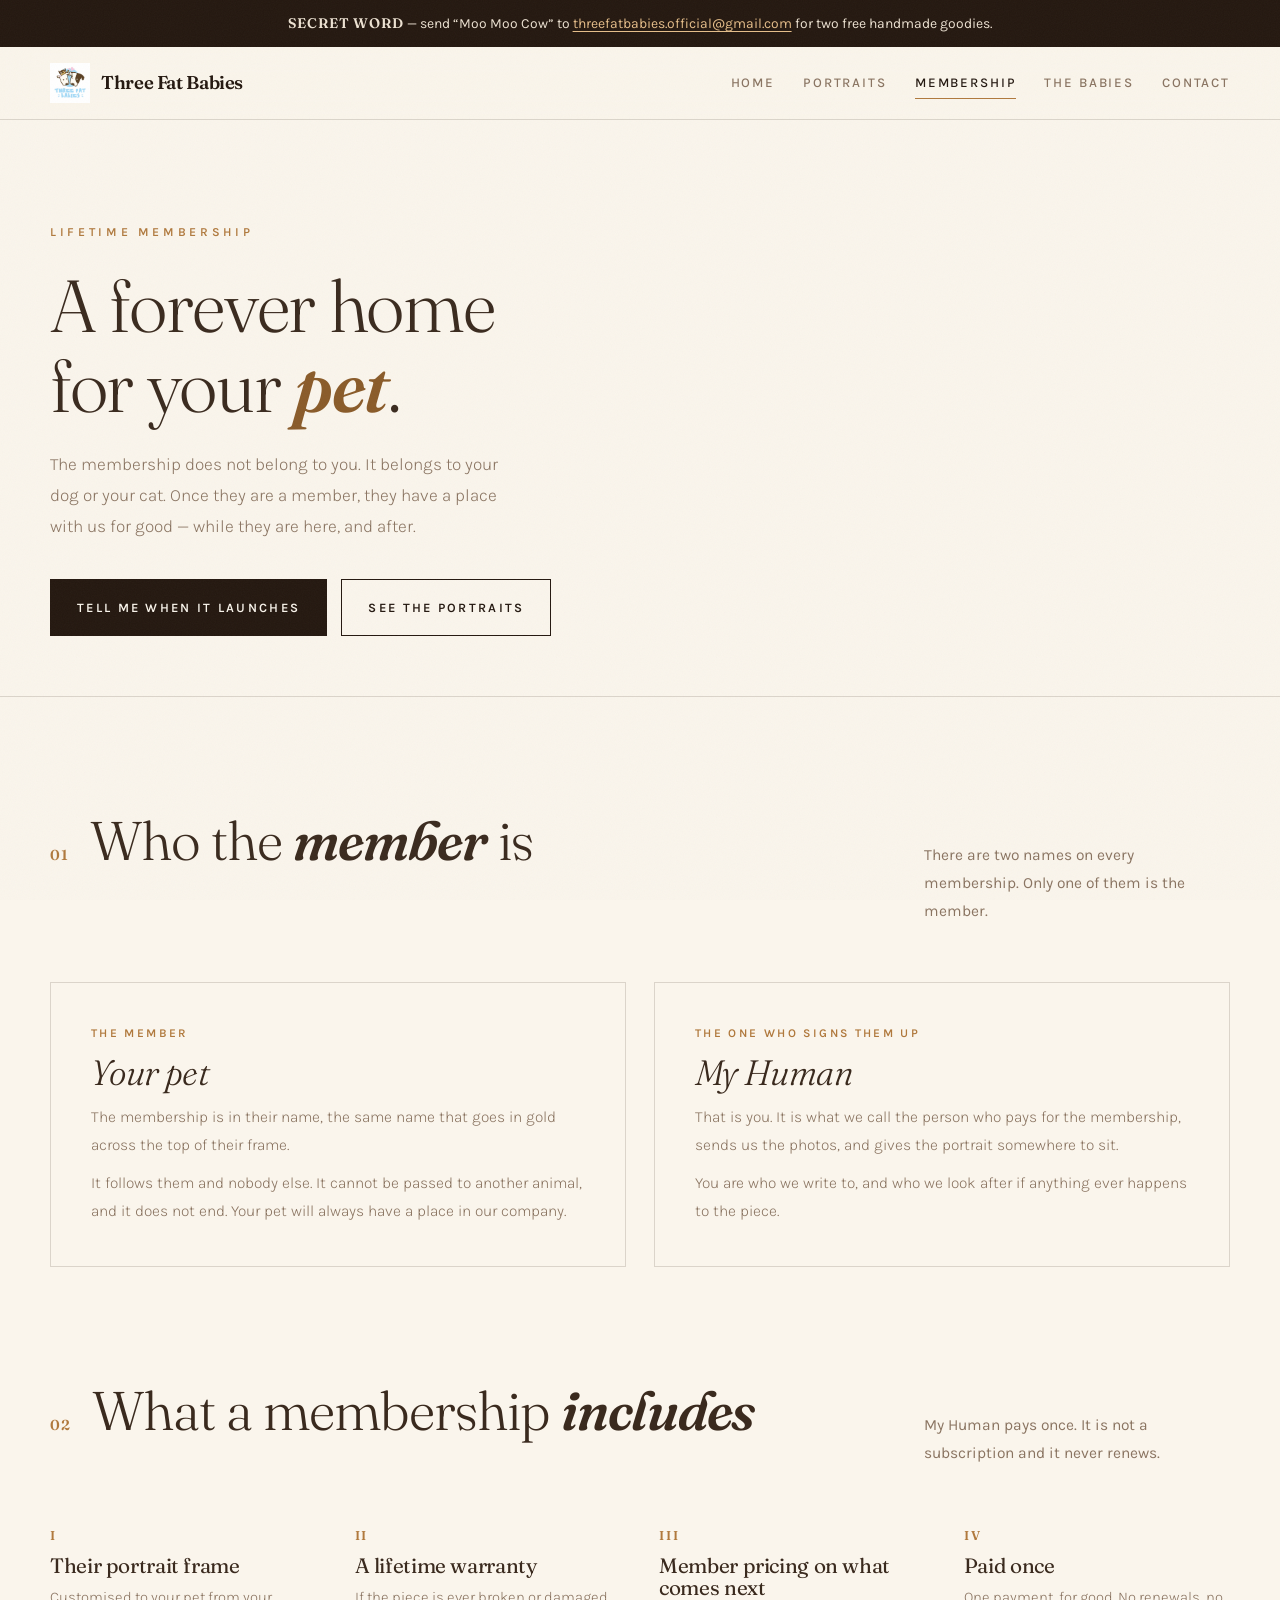
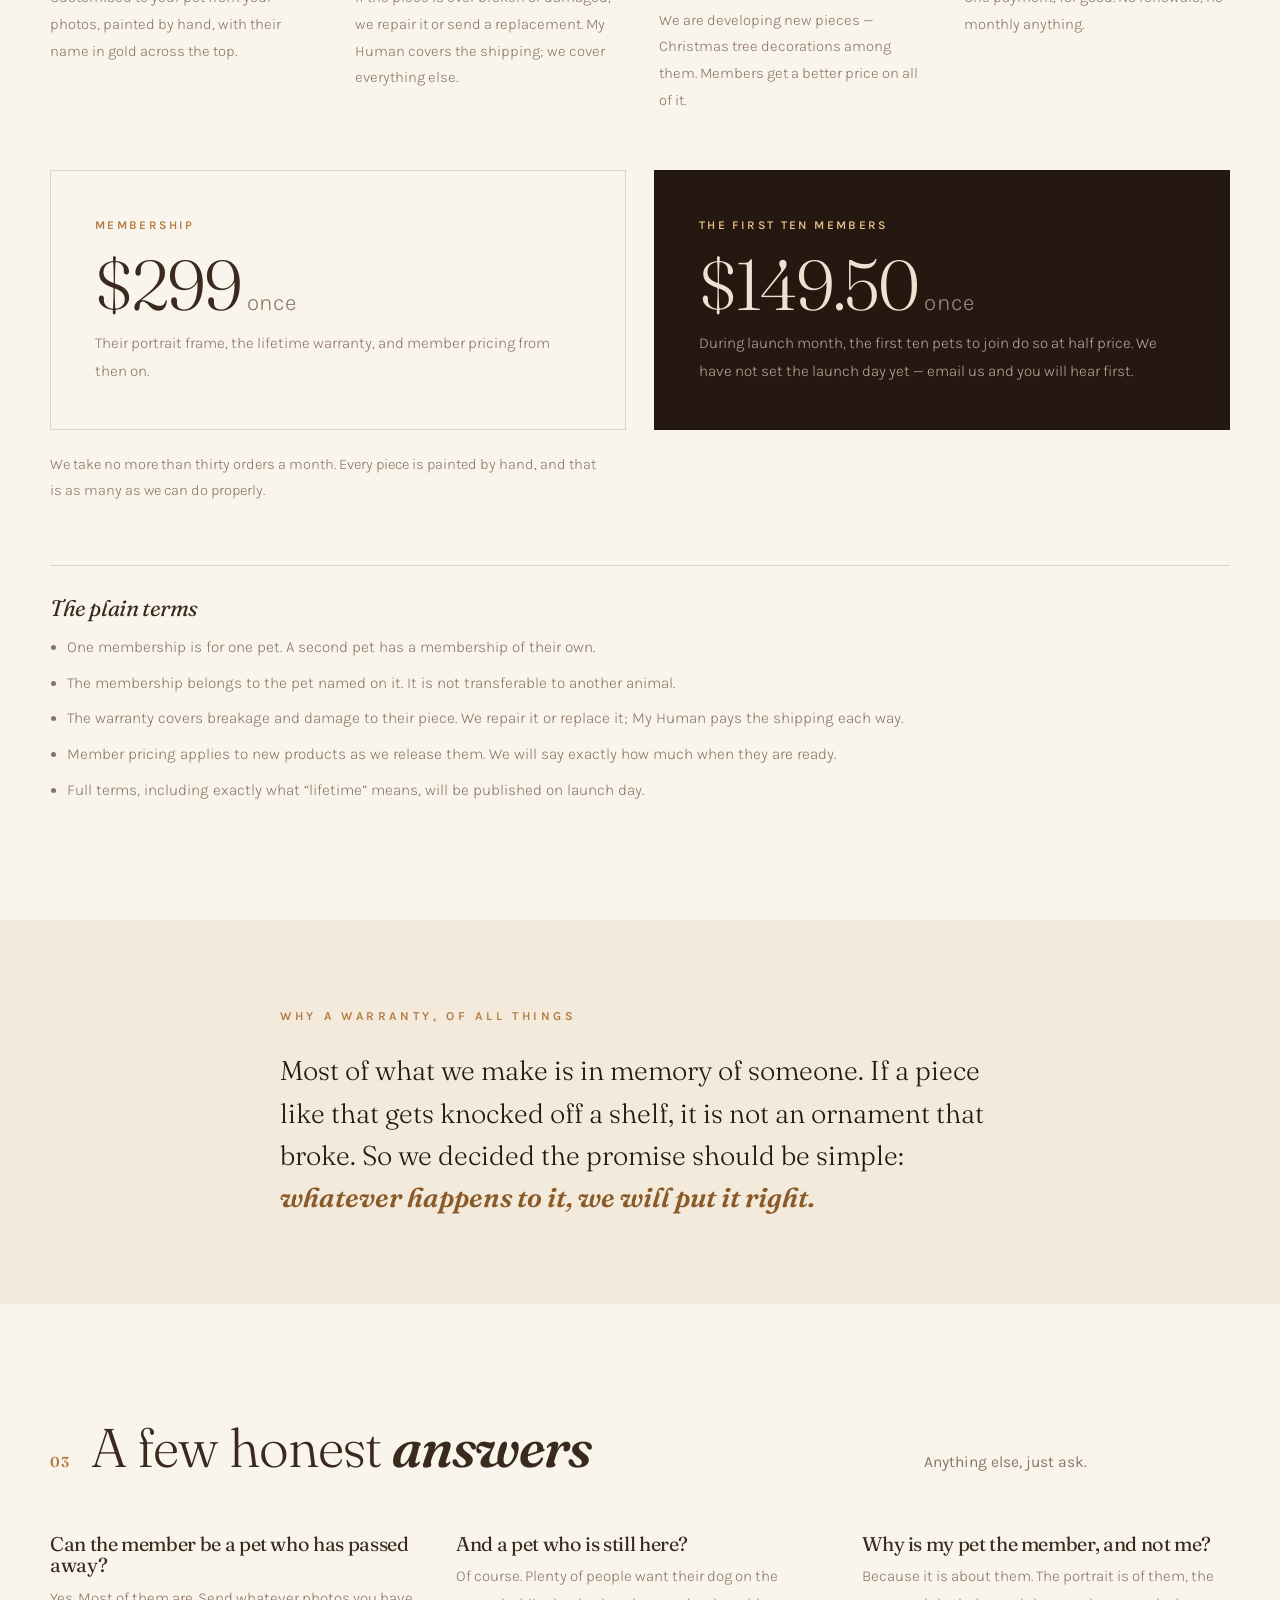
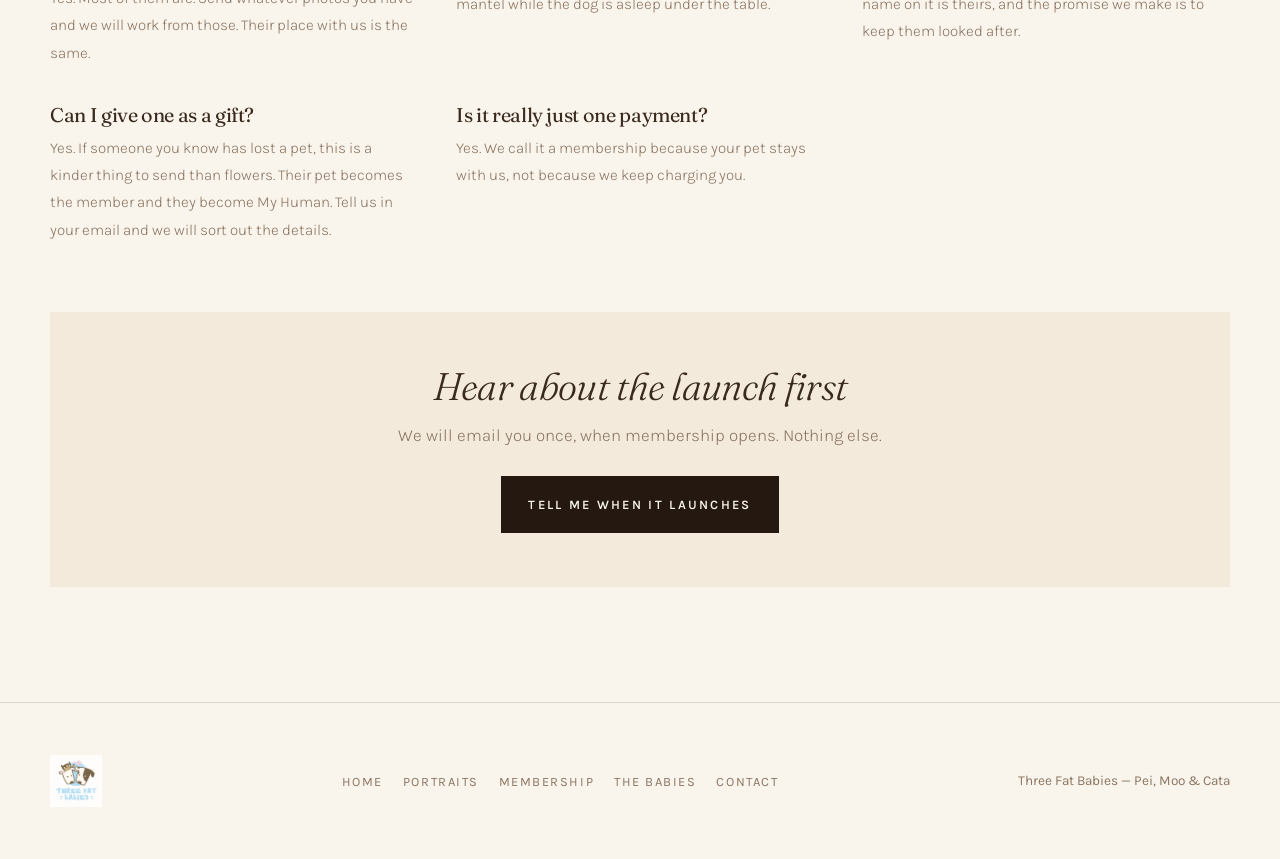
<file: membership/index.html>
<!DOCTYPE html>
<html lang="en">
<head>
<meta charset="utf-8">
<meta name="viewport" content="width=device-width, initial-scale=1">
<title>Lifetime Membership — Three Fat Babies</title>
<meta name="description" content="A lifetime membership that belongs to your pet: their hand-painted portrait frame, a lifetime warranty on it, and member pricing on everything we make next.">
<link rel="icon" href="../assets/logo.png">
<link rel="preconnect" href="https://fonts.googleapis.com">
<link rel="preconnect" href="https://fonts.gstatic.com" crossorigin>
<link href="https://fonts.googleapis.com/css2?family=Fraunces:ital,opsz,wght@0,9..144,300;0,9..144,400;0,9..144,600;1,9..144,400&family=Karla:wght@300;400;500;600&display=swap" rel="stylesheet">
<link rel="stylesheet" href="../assets/site.css">
</head>
<body>
<a class="skip" href="#main">Skip to content</a>

<div class="ribbon">
  <b>SECRET WORD</b> — send &ldquo;Moo Moo Cow&rdquo; to
  <a href="mailto:threefatbabies.official@gmail.com?subject=Moo%20Moo%20Cow">threefatbabies.official@gmail.com</a> for two free handmade goodies.
</div>

<header class="top">
  <div class="wrap top-in">
    <a class="brand" href="../index.html"><img src="../assets/logo.png" alt=""><span>Three Fat Babies</span></a>
    <nav class="links" id="links"><a href="../index.html">Home</a><a href="../portraits/index.html">Portraits</a><a href="../membership/index.html" aria-current="page">Membership</a><a href="../babies/index.html">The Babies</a><a href="../contact/index.html">Contact</a></nav>
    <button class="burger" id="burger" aria-label="Menu" aria-expanded="false" aria-controls="links">Menu</button>
  </div>
</header>

<main id="main">
<section class="phero wrap">
  <div class="kicker">Lifetime membership</div>
  <h1>A forever home<br>for your <em>pet</em>.</h1>
  <p class="lede">The membership does not belong to you. It belongs to your dog or your cat. Once
  they are a member, they have a place with us for good &mdash; while they are here, and after.</p>
  <div class="btn-row">
    <a class="btn solid" href="mailto:threefatbabies.official@gmail.com?subject=Membership%20%E2%80%94%20tell%20me%20when%20it%20launches">Tell me when it launches</a>
    <a class="btn" href="../portraits/index.html">See the portraits</a>
  </div>
</section>

<hr class="rule">

<section class="wrap">
  <div class="sec-head rv">
    <span class="sec-num">01</span>
    <h2>Who the <em>member</em> is</h2>
    <p>There are two names on every membership. Only one of them is the member.</p>
  </div>
  <div class="roles">
    <div class="role rv">
      <div class="lbl">The member</div>
      <h3>Your pet</h3>
      <p>The membership is in their name, the same name that goes in gold across the top of their frame.</p>
      <p>It follows them and nobody else. It cannot be passed to another animal, and it does not
      end. Your pet will always have a place in our company.</p>
    </div>
    <div class="role rv">
      <div class="lbl">The one who signs them up</div>
      <h3>My Human</h3>
      <p>That is you. It is what we call the person who pays for the membership, sends us the photos,
      and gives the portrait somewhere to sit.</p>
      <p>You are who we write to, and who we look after if anything ever happens to the piece.</p>
    </div>
  </div>
</section>

<section class="wrap" style="padding-top:0">
  <div class="sec-head rv">
    <span class="sec-num">02</span>
    <h2>What a membership <em>includes</em></h2>
    <p>My Human pays once. It is not a subscription and it never renews.</p>
  </div>
  <div class="specs" style="margin-top:0;padding-top:0;border-top:0">
    <div class="spec rv"><div class="n">I</div><h4>Their portrait frame</h4><p>Customised to your pet from your photos, painted by hand, with their name in gold across the top.</p></div>
    <div class="spec rv"><div class="n">II</div><h4>A lifetime warranty</h4><p>If the piece is ever broken or damaged, we repair it or send a replacement. My Human covers the shipping; we cover everything else.</p></div>
    <div class="spec rv"><div class="n">III</div><h4>Member pricing on what comes next</h4><p>We are developing new pieces &mdash; Christmas tree decorations among them. Members get a better price on all of it.</p></div>
    <div class="spec rv"><div class="n">IV</div><h4>Paid once</h4><p>One payment, for good. No renewals, no monthly anything.</p></div>
  </div>

  <div class="price">
    <div class="price-card rv">
      <div class="lbl">Membership</div>
      <div class="amt">$299<small>once</small></div>
      <p>Their portrait frame, the lifetime warranty, and member pricing from then on.</p>
    </div>
    <div class="price-card launch rv">
      <div class="lbl">The first ten members</div>
      <div class="amt">$149.50<small>once</small></div>
      <p>During launch month, the first ten pets to join do so at half price. We have not set the
      launch day yet &mdash; email us and you will hear first.</p>
    </div>
  </div>
  <p class="cap-note rv">We take no more than thirty orders a month. Every piece is painted by hand,
  and that is as many as we can do properly.</p>

  <div class="terms rv">
    <h3>The plain terms</h3>
    <ul>
      <li>One membership is for one pet. A second pet has a membership of their own.</li>
      <li>The membership belongs to the pet named on it. It is not transferable to another animal.</li>
      <li>The warranty covers breakage and damage to their piece. We repair it or replace it; My Human pays the shipping each way.</li>
      <li>Member pricing applies to new products as we release them. We will say exactly how much when they are ready.</li>
      <li>Full terms, including exactly what &ldquo;lifetime&rdquo; means, will be published on launch day.</li>
    </ul>
  </div>
</section>

<div class="manifesto">
  <div class="narrow rv">
    <div class="kicker">Why a warranty, of all things</div>
    <p>Most of what we make is in memory of someone. If a piece like that gets knocked off a shelf,
    it is not an ornament that broke. So we decided the promise should be simple: <strong>whatever
    happens to it, we will put it right.</strong></p>
  </div>
</div>

<section class="wrap">
  <div class="sec-head rv">
    <span class="sec-num">03</span>
    <h2>A few honest <em>answers</em></h2>
    <p>Anything else, just ask.</p>
  </div>
  <div class="qa">
    <div class="rv"><h4>Can the member be a pet who has passed away?</h4><p>Yes. Most of them are. Send whatever photos you have and we will work from those. Their place with us is the same.</p></div>
    <div class="rv"><h4>And a pet who is still here?</h4><p>Of course. Plenty of people want their dog on the mantel while the dog is asleep under the table.</p></div>
    <div class="rv"><h4>Why is my pet the member, and not me?</h4><p>Because it is about them. The portrait is of them, the name on it is theirs, and the promise we make is to keep them looked after.</p></div>
    <div class="rv"><h4>Can I give one as a gift?</h4><p>Yes. If someone you know has lost a pet, this is a kinder thing to send than flowers. Their pet becomes the member and they become My Human. Tell us in your email and we will sort out the details.</p></div>
    <div class="rv"><h4>Is it really just one payment?</h4><p>Yes. We call it a membership because your pet stays with us, not because we keep charging you.</p></div>
  </div>

  <div class="commission rv">
    <h3>Hear about the launch first</h3>
    <p>We will email you once, when membership opens. Nothing else.</p>
    <div style="margin-top:26px"><a class="btn solid" href="mailto:threefatbabies.official@gmail.com?subject=Membership%20%E2%80%94%20tell%20me%20when%20it%20launches">Tell me when it launches</a></div>
  </div>
</section>
</main>

<footer>
  <div class="wrap foot-in">
    <img src="../assets/logo.png" alt="">
    <nav class="foot-nav"><a href="../index.html">Home</a><a href="../portraits/index.html">Portraits</a><a href="../membership/index.html">Membership</a><a href="../babies/index.html">The Babies</a><a href="../contact/index.html">Contact</a></nav>
    <p>Three Fat Babies — Pei, Moo &amp; Cata</p>
  </div>
</footer>

<script>
(function(){
  var b=document.getElementById('burger'),l=document.getElementById('links');
  function close(){l.classList.remove('open');b.textContent='Menu';b.setAttribute('aria-expanded','false');}
  b.addEventListener('click',function(){
    var o=l.classList.toggle('open');b.setAttribute('aria-expanded',o);b.textContent=o?'Close':'Menu';});
  l.addEventListener('click',function(e){if(e.target.tagName==='A')close();});
  document.addEventListener('keydown',function(e){if(e.key==='Escape')close();});
  window.addEventListener('resize',function(){if(window.innerWidth>860)close();});
  var els=document.querySelectorAll('.rv');
  if(!('IntersectionObserver' in window)){[].forEach.call(els,function(e){e.classList.add('in')});return;}
  var io=new IntersectionObserver(function(en){en.forEach(function(e){
    if(e.isIntersecting){e.target.classList.add('in');io.unobserve(e.target);}})},
    {rootMargin:'0px 0px -6% 0px',threshold:.06});
  [].forEach.call(els,function(el,i){el.style.transitionDelay=(i%4)*80+'ms';io.observe(el)});
})();
</script>
</body>
</html>
</file>
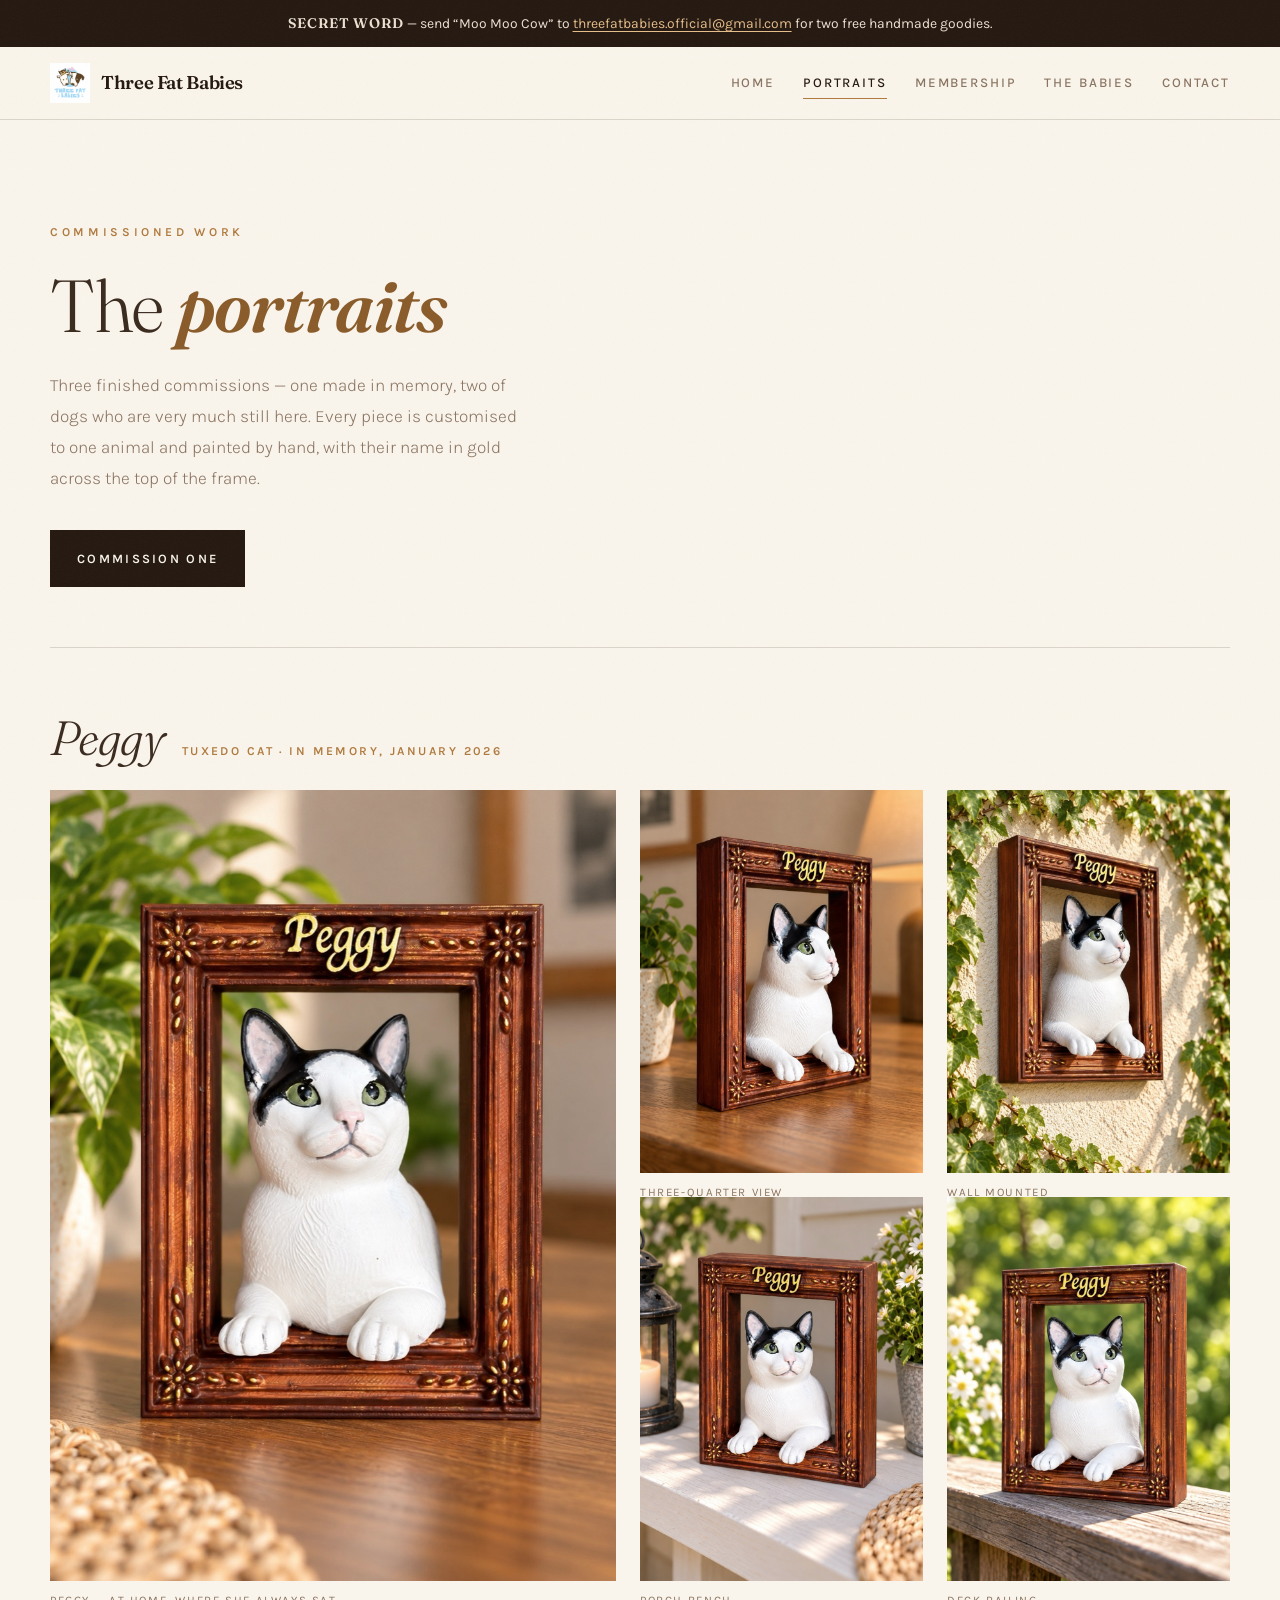
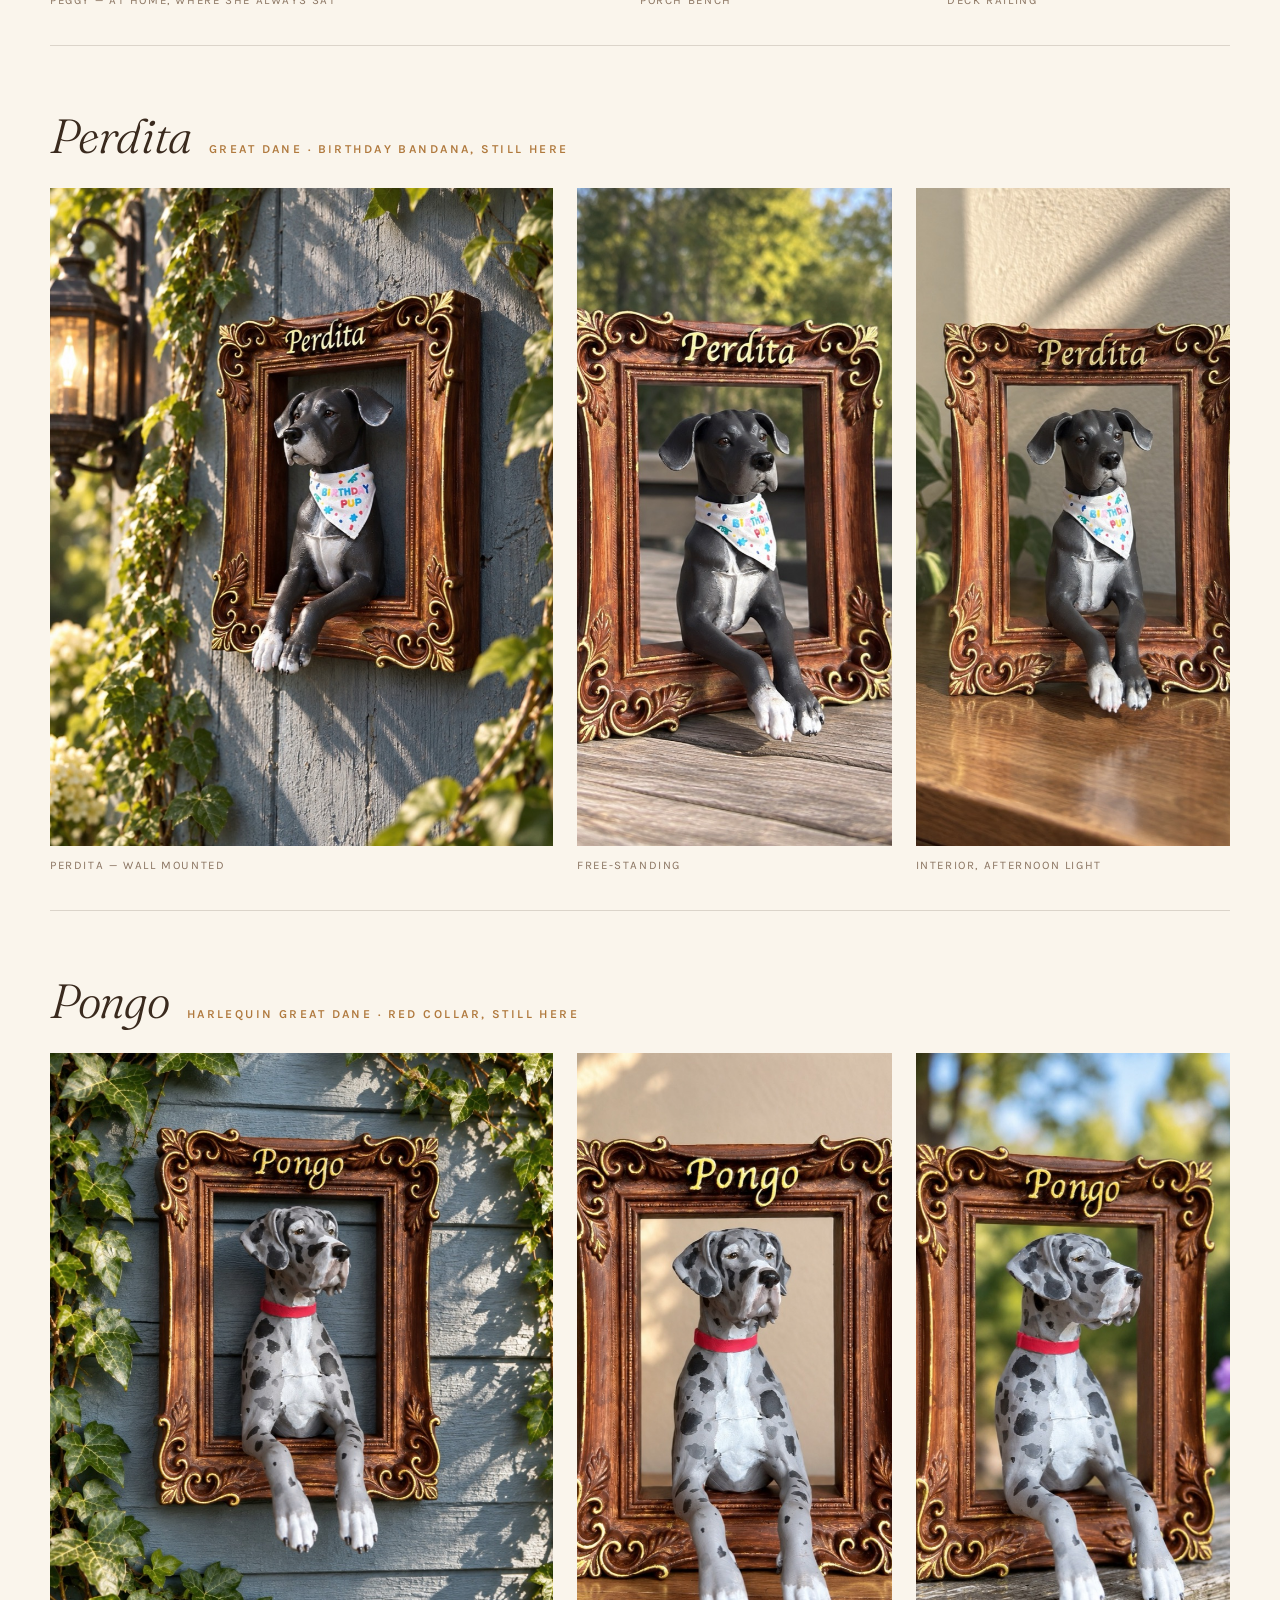
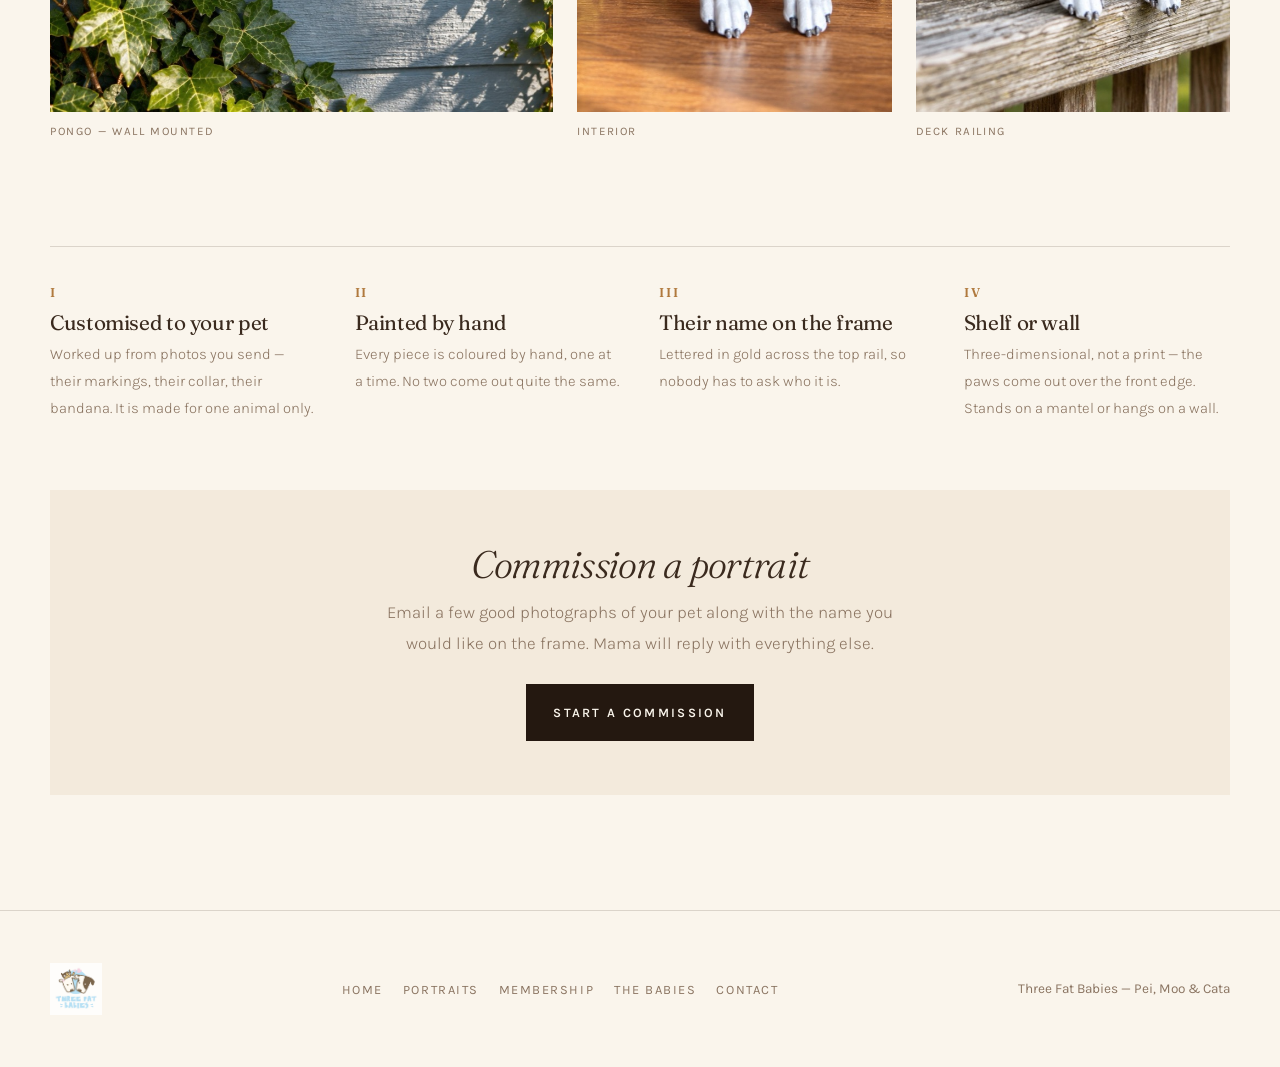
<file: portraits/index.html>
<!DOCTYPE html>
<html lang="en">
<head>
<meta charset="utf-8">
<meta name="viewport" content="width=device-width, initial-scale=1">
<title>Portraits — Three Fat Babies</title>
<meta name="description" content="Commissioned pet portraits: Peggy, in memory, and Perdita and Pongo. Painted by hand, customised to each pet.">
<link rel="icon" href="../assets/logo.png">
<link rel="preconnect" href="https://fonts.googleapis.com">
<link rel="preconnect" href="https://fonts.gstatic.com" crossorigin>
<link href="https://fonts.googleapis.com/css2?family=Fraunces:ital,opsz,wght@0,9..144,300;0,9..144,400;0,9..144,600;1,9..144,400&family=Karla:wght@300;400;500;600&display=swap" rel="stylesheet">
<link rel="stylesheet" href="../assets/site.css">
</head>
<body>
<a class="skip" href="#main">Skip to content</a>

<div class="ribbon">
  <b>SECRET WORD</b> — send &ldquo;Moo Moo Cow&rdquo; to
  <a href="mailto:threefatbabies.official@gmail.com?subject=Moo%20Moo%20Cow">threefatbabies.official@gmail.com</a> for two free handmade goodies.
</div>

<header class="top">
  <div class="wrap top-in">
    <a class="brand" href="../index.html"><img src="../assets/logo.png" alt=""><span>Three Fat Babies</span></a>
    <nav class="links" id="links"><a href="../index.html">Home</a><a href="../portraits/index.html" aria-current="page">Portraits</a><a href="../membership/index.html">Membership</a><a href="../babies/index.html">The Babies</a><a href="../contact/index.html">Contact</a></nav>
    <button class="burger" id="burger" aria-label="Menu" aria-expanded="false" aria-controls="links">Menu</button>
  </div>
</header>

<main id="main">
<section class="phero wrap">
  <div class="kicker">Commissioned work</div>
  <h1>The <em>portraits</em></h1>
  <p class="lede">Three finished commissions &mdash; one made in memory, two of dogs who are very
  much still here. Every piece is customised to one animal and painted by hand, with their name in
  gold across the top of the frame.</p>
  <div class="btn-row">
    <a class="btn solid" href="mailto:threefatbabies.official@gmail.com?subject=Custom%20pet%20portrait%20frame">Commission one</a>
  </div>
</section>

<div class="wrap">
  <div class="work rv">
    <div class="work-head"><h3>Peggy</h3><span class="sub">Tuxedo cat &middot; in memory, January 2026</span></div>
    <div class="work-grid w5">
      <figure class="tall"><a href="../assets/peggy-table.jpg" target="_blank" rel="noopener"><img src="../assets/peggy-table.jpg" alt="Peggy's portrait frame on a wooden table: a black-and-white cat leaning out of an ornate frame with her name in gold"></a><figcaption class="plate">Peggy — at home, where she always sat</figcaption></figure><figure class=""><a href="../assets/peggy-angle.jpg" target="_blank" rel="noopener"><img src="../assets/peggy-angle.jpg" alt="Peggy's frame seen from an angle, showing how far the portrait sits out of the box frame" loading="lazy"></a><figcaption class="plate">Three-quarter view</figcaption></figure><figure class=""><a href="../assets/peggy-wall.jpg" target="_blank" rel="noopener"><img src="../assets/peggy-wall.jpg" alt="Peggy's frame mounted on a cream wall surrounded by ivy" loading="lazy"></a><figcaption class="plate">Wall mounted</figcaption></figure><figure class=""><a href="../assets/peggy-porch.jpg" target="_blank" rel="noopener"><img src="../assets/peggy-porch.jpg" alt="Peggy's frame on a porch bench beside a lantern and daisies" loading="lazy"></a><figcaption class="plate">Porch bench</figcaption></figure><figure class=""><a href="../assets/peggy-railing.jpg" target="_blank" rel="noopener"><img src="../assets/peggy-railing.jpg" alt="Peggy's frame standing on a deck railing with a garden behind" loading="lazy"></a><figcaption class="plate">Deck railing</figcaption></figure>
    </div>
  </div>

  <div class="work rv">
    <div class="work-head"><h3>Perdita</h3><span class="sub">Great Dane &middot; birthday bandana, still here</span></div>
    <div class="work-grid w3">
      <figure class=""><a href="../assets/perdita-wall.jpg" target="_blank" rel="noopener"><img src="../assets/perdita-wall.jpg" alt="Perdita's portrait frame mounted on grey boards under a lantern: a black Great Dane in a Birthday Pup bandana leaning out of the frame" loading="lazy"></a><figcaption class="plate">Perdita — wall mounted</figcaption></figure><figure class=""><a href="../assets/perdita-deck.jpg" target="_blank" rel="noopener"><img src="../assets/perdita-deck.jpg" alt="Perdita's frame standing on a deck with woods behind it" loading="lazy"></a><figcaption class="plate">Free-standing</figcaption></figure><figure class=""><a href="../assets/perdita-table.jpg" target="_blank" rel="noopener"><img src="../assets/perdita-table.jpg" alt="Perdita's frame indoors on a wooden table in afternoon sunlight beside a houseplant" loading="lazy"></a><figcaption class="plate">Interior, afternoon light</figcaption></figure>
    </div>
  </div>

  <div class="work rv">
    <div class="work-head"><h3>Pongo</h3><span class="sub">Harlequin Great Dane &middot; red collar, still here</span></div>
    <div class="work-grid w3">
      <figure class=""><a href="../assets/pongo-wall.jpg" target="_blank" rel="noopener"><img src="../assets/pongo-wall.jpg" alt="Pongo's portrait frame mounted on blue-grey siding with ivy: a grey and black spotted Great Dane with a red collar leaning out of the frame" loading="lazy"></a><figcaption class="plate">Pongo — wall mounted</figcaption></figure><figure class=""><a href="../assets/pongo-table.jpg" target="_blank" rel="noopener"><img src="../assets/pongo-table.jpg" alt="Pongo's frame indoors on a wooden surface beside a houseplant" loading="lazy"></a><figcaption class="plate">Interior</figcaption></figure><figure class=""><a href="../assets/pongo-railing.jpg" target="_blank" rel="noopener"><img src="../assets/pongo-railing.jpg" alt="Pongo's frame on a deck railing with hydrangeas blooming behind" loading="lazy"></a><figcaption class="plate">Deck railing</figcaption></figure>
    </div>
  </div>
</div>

<section class="wrap" style="padding-top:0">
  <div class="specs">
    <div class="spec rv"><div class="n">I</div><h4>Customised to your pet</h4><p>Worked up from photos you send — their markings, their collar, their bandana. It is made for one animal only.</p></div>
    <div class="spec rv"><div class="n">II</div><h4>Painted by hand</h4><p>Every piece is coloured by hand, one at a time. No two come out quite the same.</p></div>
    <div class="spec rv"><div class="n">III</div><h4>Their name on the frame</h4><p>Lettered in gold across the top rail, so nobody has to ask who it is.</p></div>
    <div class="spec rv"><div class="n">IV</div><h4>Shelf or wall</h4><p>Three-dimensional, not a print — the paws come out over the front edge. Stands on a mantel or hangs on a wall.</p></div>
  </div>
  <div class="commission rv">
    <h3>Commission a portrait</h3>
    <p>Email a few good photographs of your pet along with the name you would like on the frame.
    Mama will reply with everything else.</p>
    <div style="margin-top:26px"><a class="btn solid" href="mailto:threefatbabies.official@gmail.com?subject=Custom%20pet%20portrait%20frame">Start a commission</a></div>
  </div>
</section>
</main>

<footer>
  <div class="wrap foot-in">
    <img src="../assets/logo.png" alt="">
    <nav class="foot-nav"><a href="../index.html">Home</a><a href="../portraits/index.html">Portraits</a><a href="../membership/index.html">Membership</a><a href="../babies/index.html">The Babies</a><a href="../contact/index.html">Contact</a></nav>
    <p>Three Fat Babies — Pei, Moo &amp; Cata</p>
  </div>
</footer>

<script>
(function(){
  var b=document.getElementById('burger'),l=document.getElementById('links');
  function close(){l.classList.remove('open');b.textContent='Menu';b.setAttribute('aria-expanded','false');}
  b.addEventListener('click',function(){
    var o=l.classList.toggle('open');b.setAttribute('aria-expanded',o);b.textContent=o?'Close':'Menu';});
  l.addEventListener('click',function(e){if(e.target.tagName==='A')close();});
  document.addEventListener('keydown',function(e){if(e.key==='Escape')close();});
  window.addEventListener('resize',function(){if(window.innerWidth>860)close();});
  var els=document.querySelectorAll('.rv');
  if(!('IntersectionObserver' in window)){[].forEach.call(els,function(e){e.classList.add('in')});return;}
  var io=new IntersectionObserver(function(en){en.forEach(function(e){
    if(e.isIntersecting){e.target.classList.add('in');io.unobserve(e.target);}})},
    {rootMargin:'0px 0px -6% 0px',threshold:.06});
  [].forEach.call(els,function(el,i){el.style.transitionDelay=(i%4)*80+'ms';io.observe(el)});
})();
</script>
</body>
</html>
</file>
<file: assets/site.css>
/* Three Fat Babies — shared stylesheet
   Pages set --up to "" (root) or "../" (subpages) is not needed here;
   all asset URLs in this file are relative to THIS file (assets/). */

:root{
  --cream:#FAF5EC; --paper:#F3EADC; --espresso:#241810; --ink:#3A2A1E;
  --muted:#8A7461; --caramel:#B0793D; --caramel-d:#8A5B29;
  --line:rgba(58,42,30,.16);
  --ease:cubic-bezier(.32,.72,0,1);
}
*{box-sizing:border-box}
html{scroll-behavior:smooth;-webkit-text-size-adjust:100%}
body{
  margin:0;background:var(--cream);color:var(--ink);
  font-family:'Karla',ui-sans-serif,system-ui,sans-serif;font-size:17px;line-height:1.8;
  overflow-x:hidden;
}
body::before{ /* film grain */
  content:"";position:fixed;inset:0;pointer-events:none;z-index:999;opacity:.038;
  background-image:url("data:image/svg+xml,%3Csvg xmlns='http://www.w3.org/2000/svg' width='160' height='160'%3E%3Cfilter id='n'%3E%3CfeTurbulence type='fractalNoise' baseFrequency='.85' numOctaves='3'/%3E%3C/filter%3E%3Crect width='160' height='160' filter='url(%23n)'/%3E%3C/svg%3E");
}
h1,h2,h3,h4{font-family:'Fraunces',Georgia,serif;font-weight:400;line-height:1.08;margin:0;letter-spacing:-.018em}
img{max-width:100%;display:block}
a{color:var(--caramel-d)}
.wrap{width:min(1180px,100% - 40px);margin-inline:auto}
.narrow{width:min(720px,100% - 40px);margin-inline:auto}
.rule{height:1px;background:var(--line);border:0;margin:0}
.skip{position:absolute;left:-9999px;top:0;background:var(--espresso);color:var(--cream);padding:12px 20px;z-index:200}
.skip:focus{left:0}
a:focus-visible,button:focus-visible{outline:2px solid var(--caramel);outline-offset:3px}

/* ---------- ribbon ---------- */
.ribbon{background:var(--espresso);color:#EDE2D2;text-align:center;padding:11px 20px;font-size:.87rem}
.ribbon a{color:#E6BE8A;text-decoration:underline;text-underline-offset:3px}
.ribbon b{font-family:'Fraunces',Georgia,serif;font-weight:600;letter-spacing:.06em}

/* ---------- header ---------- */
header.top{position:sticky;top:0;z-index:70;background:rgba(250,245,236,.9);backdrop-filter:blur(14px);border-bottom:1px solid var(--line)}
.top-in{display:flex;align-items:center;justify-content:space-between;gap:16px;padding:16px 0}
.brand{display:flex;align-items:center;gap:11px;text-decoration:none;color:var(--espresso)}
.brand img{width:40px;height:40px;object-fit:contain}
.brand span{font-family:'Fraunces',Georgia,serif;font-size:1.16rem;font-weight:600;letter-spacing:-.02em;white-space:nowrap}
nav.links{display:flex;gap:28px}
nav.links a{
  font-size:.83rem;letter-spacing:.14em;text-transform:uppercase;font-weight:500;
  color:var(--muted);text-decoration:none;position:relative;padding:4px 0;transition:color .4s var(--ease);
}
nav.links a::after{content:"";position:absolute;left:0;bottom:0;height:1px;width:0;background:var(--caramel);transition:width .5s var(--ease)}
nav.links a:hover,nav.links a[aria-current="page"]{color:var(--espresso)}
nav.links a[aria-current="page"]::after,nav.links a:hover::after{width:100%}
.burger{display:none;border:1px solid var(--line);background:none;border-radius:2px;padding:9px 12px;cursor:pointer;color:var(--ink);font-size:.95rem;font-family:inherit}
@media(max-width:860px){
  nav.links{position:fixed;inset:0;background:var(--cream);flex-direction:column;justify-content:center;
    align-items:center;gap:22px;opacity:0;pointer-events:none;transition:opacity .4s var(--ease);z-index:80}
  nav.links a{font-family:'Fraunces',Georgia,serif;font-size:1.9rem;text-transform:none;letter-spacing:-.02em;color:var(--espresso)}
  nav.links.open{opacity:1;pointer-events:auto}
  .burger{display:block;position:relative;z-index:90}
}

/* ---------- buttons ---------- */
.btn{
  display:inline-flex;align-items:center;gap:14px;text-decoration:none;
  font-size:.8rem;letter-spacing:.18em;text-transform:uppercase;font-weight:600;
  padding:16px 26px;border:1px solid var(--espresso);color:var(--espresso);background:none;
  transition:all .5s var(--ease);
}
.btn:hover{background:var(--espresso);color:var(--cream);gap:20px}
.btn.solid{background:var(--espresso);color:var(--cream)}
.btn.solid:hover{background:var(--caramel-d);border-color:var(--caramel-d)}
.btn-row{display:flex;gap:14px;flex-wrap:wrap;margin-top:36px}

/* ---------- sections ---------- */
section{padding:clamp(60px,9vw,118px) 0}
.kicker{font-size:.76rem;letter-spacing:.3em;text-transform:uppercase;color:var(--caramel);margin-bottom:22px;font-weight:600}
.sec-head{display:flex;align-items:baseline;gap:20px;margin-bottom:clamp(30px,5vw,56px);flex-wrap:wrap}
.sec-num{font-family:'Fraunces',Georgia,serif;font-size:.9rem;color:var(--caramel);font-weight:600;letter-spacing:.1em}
.sec-head h2{font-size:clamp(2rem,5vw,3.4rem);font-weight:300;flex:1 1 320px}
.sec-head h2 em{font-style:italic;font-weight:600}
.sec-head p{margin:0;color:var(--muted);max-width:34ch;font-size:.97rem;flex:0 1 320px}

/* ---------- page hero ---------- */
.phero{padding:clamp(52px,8vw,104px) 0 clamp(34px,5vw,60px)}
.phero h1{font-size:clamp(2.4rem,6.6vw,4.6rem);font-weight:300}
.phero h1 em{font-style:italic;font-weight:600;color:var(--caramel-d)}
.phero .lede{margin:24px 0 0;max-width:48ch;color:var(--muted);font-size:1.08rem;font-weight:300}

.hero-grid{display:grid;grid-template-columns:1.06fr .94fr;gap:clamp(30px,6vw,76px);align-items:center}
.hero-img img{width:100%;aspect-ratio:1;object-fit:contain;padding:clamp(18px,4vw,42px);background:var(--paper);border-radius:50%}
@media(max-width:860px){.hero-grid{grid-template-columns:1fr}.hero-img{max-width:300px;margin-inline:auto;order:-1}}

/* ---------- commissions ---------- */
.work{padding:clamp(34px,5vw,64px) 0;border-top:1px solid var(--line)}
.work-head{display:flex;align-items:baseline;gap:18px;flex-wrap:wrap;margin-bottom:26px}
.work-head h3{font-size:clamp(1.9rem,4.6vw,3rem);font-weight:300;font-style:italic}
.work-head .sub{font-size:.76rem;letter-spacing:.2em;text-transform:uppercase;color:var(--caramel);font-weight:600}
.work-grid{display:grid;gap:clamp(14px,2.2vw,24px)}
.w5{grid-template-columns:2fr 1fr 1fr}
.w3{grid-template-columns:1.6fr 1fr 1fr}
.w2{grid-template-columns:1fr 1fr}
.work-grid figure{margin:0}
.work-grid a{display:block;overflow:hidden;background:var(--paper);height:100%}
.work-grid img{width:100%;height:100%;object-fit:cover;filter:saturate(.95);transition:transform .9s var(--ease)}
.work-grid a:hover img{transform:scale(1.04)}
.tall{grid-row:span 2}
.plate{font-size:.72rem;letter-spacing:.14em;text-transform:uppercase;color:var(--muted);margin-top:9px}

/* ---------- specs / commission ---------- */
.specs{display:grid;grid-template-columns:repeat(auto-fit,minmax(210px,1fr));gap:clamp(20px,3vw,40px);
  margin-top:clamp(40px,6vw,70px);padding-top:34px;border-top:1px solid var(--line)}
.spec .n{font-family:'Fraunces',Georgia,serif;font-size:.8rem;color:var(--caramel);letter-spacing:.14em;font-weight:600}
.spec h4{font-size:1.3rem;font-weight:400;margin:8px 0 7px}
.spec p{margin:0;font-size:.93rem;color:var(--muted);font-weight:300}
.commission{margin-top:clamp(40px,6vw,68px);background:var(--paper);padding:clamp(28px,5vw,54px);text-align:center}
.commission h3{font-size:clamp(1.6rem,4vw,2.4rem);font-weight:300;font-style:italic}
.commission p{margin:12px auto 0;max-width:52ch;color:var(--muted);font-weight:300}

/* ---------- membership ---------- */
.price{display:grid;grid-template-columns:1fr 1fr;gap:clamp(16px,2.4vw,28px);margin-top:clamp(30px,5vw,56px)}
.price-card{border:1px solid var(--line);padding:clamp(26px,4vw,44px);background:var(--cream)}
.price-card.launch{background:var(--espresso);color:#EDE2D2;border-color:var(--espresso)}
.price-card .lbl{font-size:.74rem;letter-spacing:.2em;text-transform:uppercase;color:var(--caramel);font-weight:600}
.price-card.launch .lbl{color:#E6BE8A}
.price-card .amt{font-family:'Fraunces',Georgia,serif;font-size:clamp(2.8rem,7vw,4.4rem);font-weight:300;line-height:1;margin:14px 0 6px;letter-spacing:-.03em}
.price-card .amt small{font-size:.32em;letter-spacing:.04em;color:var(--muted);font-family:'Karla',sans-serif;margin-left:6px}
.price-card.launch .amt small{color:rgba(237,226,210,.6)}
.price-card p{margin:10px 0 0;font-size:.95rem;font-weight:300;color:var(--muted)}
.price-card.launch p{color:rgba(237,226,210,.72)}
.terms{margin-top:clamp(36px,5vw,60px);border-top:1px solid var(--line);padding-top:30px}
.terms h3{font-size:1.4rem;font-weight:400;font-style:italic;margin-bottom:14px}
.terms ul{margin:0;padding-left:1.1em;color:var(--muted);font-weight:300;font-size:.96rem}
.terms li+li{margin-top:8px}
.qa{display:grid;grid-template-columns:repeat(auto-fit,minmax(280px,1fr));gap:clamp(22px,3vw,44px)}
.qa h4{font-size:1.24rem;font-weight:400;margin-bottom:8px}
.qa p{margin:0;font-size:.95rem;color:var(--muted);font-weight:300}
@media(max-width:700px){.price{grid-template-columns:1fr}}

.roles{display:grid;grid-template-columns:1fr 1fr;gap:clamp(16px,2.4vw,28px)}
.role{border:1px solid var(--line);padding:clamp(24px,3.6vw,40px);background:var(--cream)}
.role .lbl{font-size:.74rem;letter-spacing:.2em;text-transform:uppercase;color:var(--caramel);font-weight:600}
.role h3{font-size:clamp(1.6rem,3.6vw,2.2rem);font-weight:300;font-style:italic;margin:10px 0 12px}
.role p{margin:0;font-size:.97rem;color:var(--muted);font-weight:300}
.role p+p{margin-top:10px}
.cap-note{margin-top:22px;font-size:.92rem;color:var(--muted);font-weight:300;max-width:70ch}
@media(max-width:700px){.roles{grid-template-columns:1fr}}

/* ---------- manifesto ---------- */
.manifesto{background:var(--paper);padding:clamp(40px,7vw,86px) 0}
.manifesto p{font-family:'Fraunces',Georgia,serif;font-weight:300;font-size:clamp(1.18rem,2.7vw,1.7rem);line-height:1.55;color:var(--espresso);margin:0}
.manifesto p+p{margin-top:24px}
.manifesto strong{font-weight:600;font-style:italic;color:var(--caramel-d)}
.dropcap::first-letter{font-family:'Fraunces',Georgia,serif;float:left;font-size:4.1em;line-height:.78;padding:6px 14px 0 0;font-weight:600;color:var(--caramel)}

/* ---------- pets ---------- */
.pet{display:grid;grid-template-columns:.88fr 1.12fr;gap:clamp(24px,5vw,68px);align-items:start;padding:clamp(34px,5vw,60px) 0;border-top:1px solid var(--line)}
.pet:nth-of-type(even){grid-template-columns:1.12fr .88fr}
.pet:nth-of-type(even) .pet-media{order:2}
.pet-media img{width:100%;aspect-ratio:4/5;object-fit:cover;filter:saturate(.92)}
.pet-cap{font-size:.76rem;letter-spacing:.16em;text-transform:uppercase;color:var(--muted);margin-top:12px}
.pet-body h3{font-size:clamp(2.2rem,5.6vw,3.6rem);font-weight:300;font-style:italic}
.pet-role{font-size:.78rem;letter-spacing:.2em;text-transform:uppercase;color:var(--caramel);margin:12px 0 22px;font-weight:600}
.pet-body p{margin:0;font-weight:300;color:#493729}
.pet-body p+p{margin-top:16px}
.pet-body em{font-style:italic;color:var(--caramel-d);font-weight:500}

/* ---------- contact ---------- */
.contact{background:var(--espresso);color:#EDE2D2}
.contact h2,.contact h1{color:#F6EEE1;font-size:clamp(2.1rem,6vw,4rem);font-weight:300}
.contact h2 em,.contact h1 em{font-style:italic;color:#E6BE8A}
.contact p{color:rgba(237,226,210,.66);font-weight:300;max-width:46ch}
.mailto{
  display:inline-block;margin-top:30px;font-family:'Fraunces',Georgia,serif;font-size:clamp(1.05rem,3.2vw,1.9rem);
  color:#F6EEE1;text-decoration:none;border-bottom:1px solid rgba(230,190,138,.5);padding-bottom:7px;
  transition:border-color .5s var(--ease),color .5s var(--ease);overflow-wrap:anywhere;
}
.mailto:hover{color:#E6BE8A;border-color:#E6BE8A}
.contact .btn{border-color:rgba(237,226,210,.4);color:#EDE2D2;margin-top:34px}
.contact .btn:hover{background:#EDE2D2;color:var(--espresso);border-color:#EDE2D2}

/* ---------- footer ---------- */
footer{padding:52px 0;border-top:1px solid var(--line)}
.foot-in{display:flex;justify-content:space-between;gap:20px;flex-wrap:wrap;align-items:center}
footer p{margin:0;font-size:.85rem;color:var(--muted)}
footer img{width:52px;opacity:.8}
.foot-nav{display:flex;gap:20px;flex-wrap:wrap}
.foot-nav a{font-size:.8rem;letter-spacing:.12em;text-transform:uppercase;color:var(--muted);text-decoration:none}
.foot-nav a:hover{color:var(--espresso)}

/* ---------- reveal ---------- */
.rv{opacity:0;transform:translateY(26px);transition:opacity 1s var(--ease),transform 1s var(--ease)}
.rv.in{opacity:1;transform:none}
@media(prefers-reduced-motion:reduce){
  .rv{opacity:1;transform:none;transition:none}
  html{scroll-behavior:auto}
  *{animation:none!important}
}
@media(max-width:860px){
  .w5,.w3{grid-template-columns:1fr 1fr}
  .tall{grid-row:auto}
  .pet,.pet:nth-of-type(even){grid-template-columns:1fr}
  .pet:nth-of-type(even) .pet-media{order:0}
}
@media(max-width:560px){
  .w5,.w3,.w2{grid-template-columns:1fr}
  .wrap,.narrow{width:min(1180px,100% - 32px)}
}
</file>
